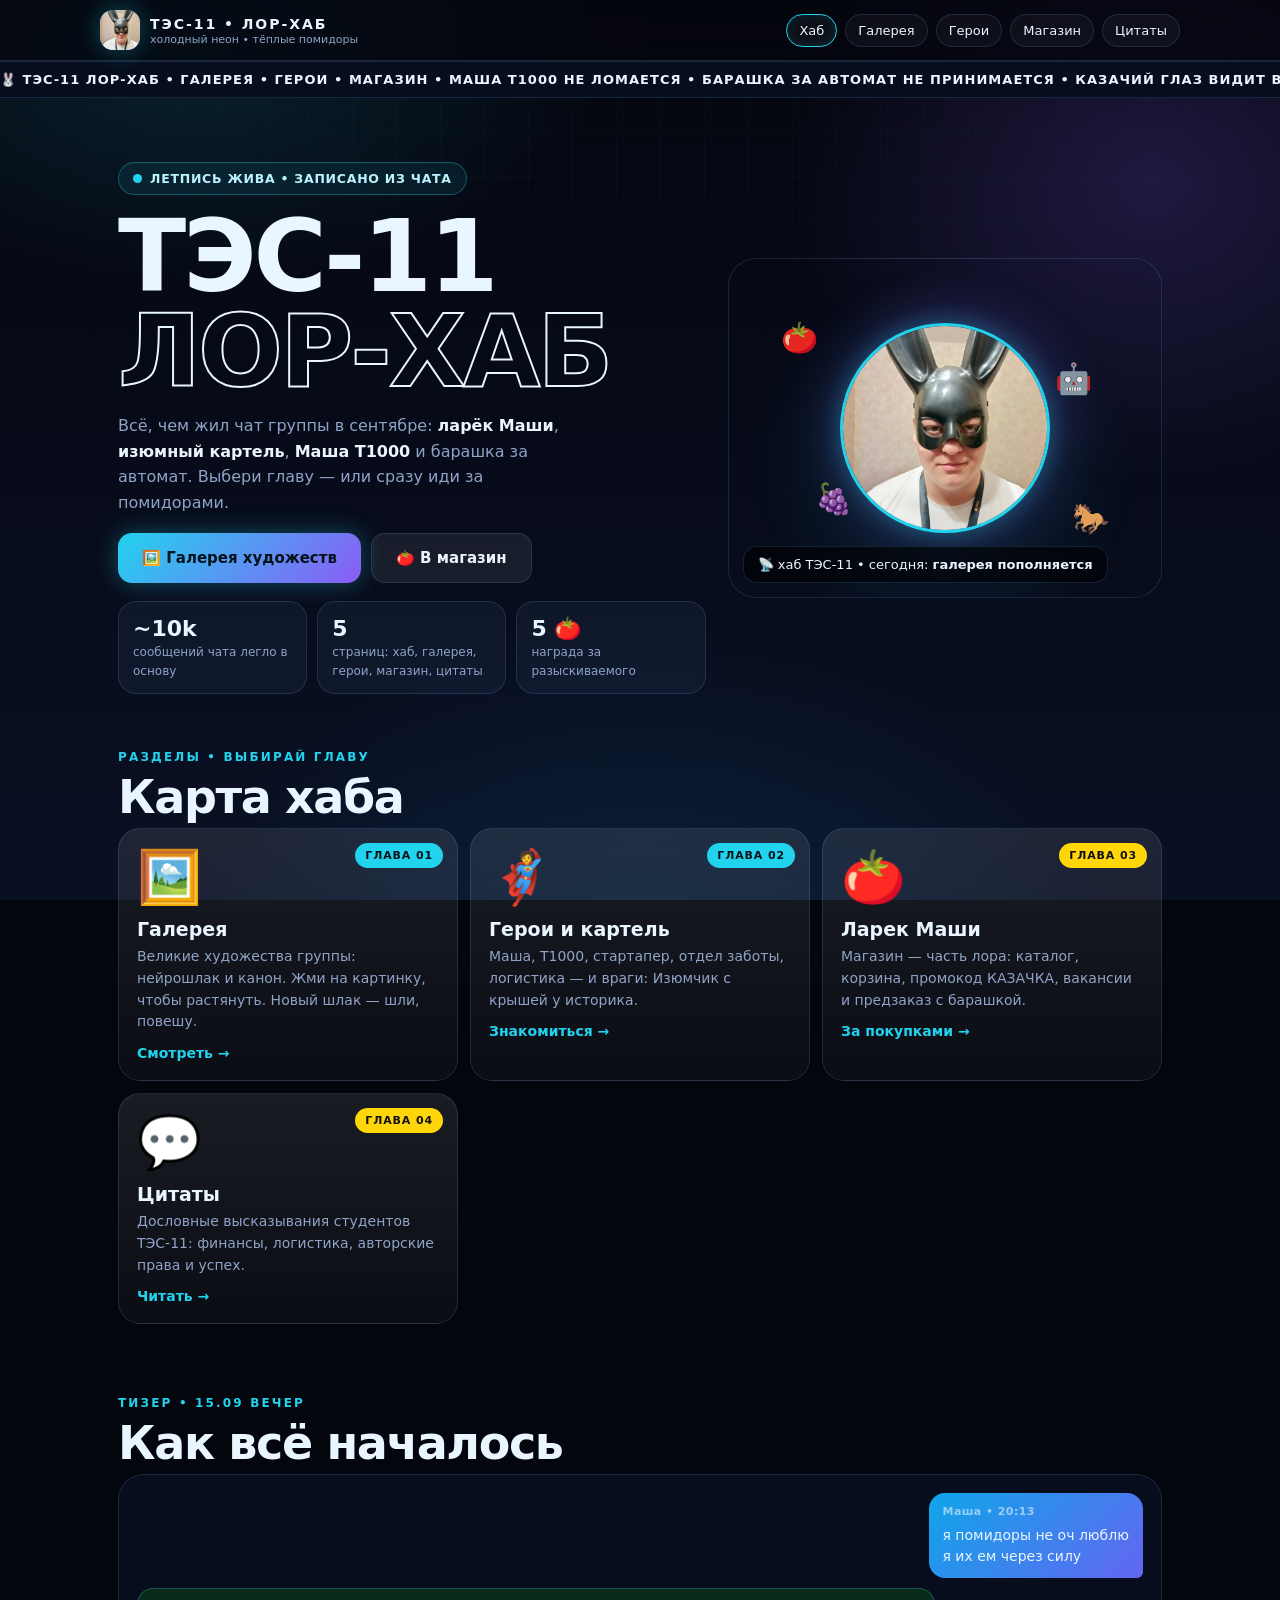
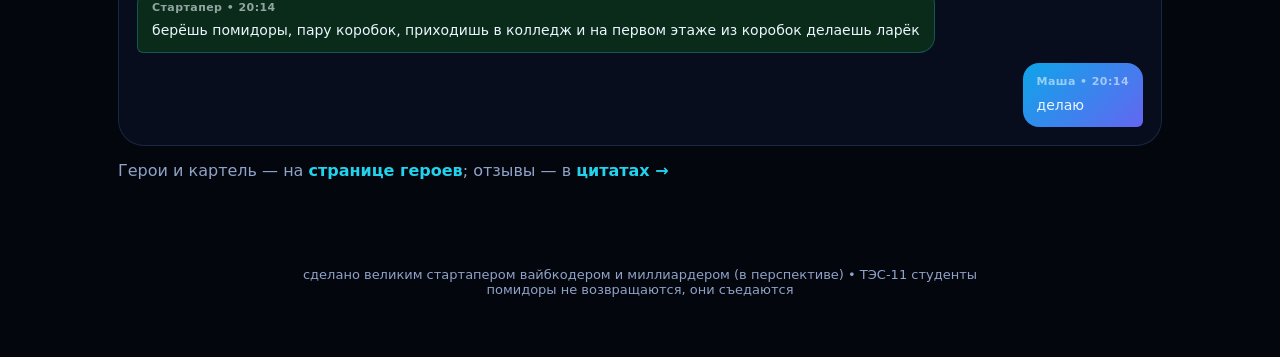
<file: index.html>
<!DOCTYPE html>
<html lang="ru">
<head>
<meta charset="UTF-8">
<meta name="viewport" content="width=device-width, initial-scale=1.0, viewport-fit=cover">
<title>ТЭС-11 • ЛОР-ХАБ — холодный неон, тёплые помидоры</title>
<meta name="description" content="Лор-хаб чата ТЭС-11: галерея, герои и ларек Маши.">
<meta property="og:title" content="ТЭС-11 • ЛОР-ХАБ">
<meta property="og:description" content="Галерея, герои, изюмный картель и магазин помидоров.">
<meta property="og:image" content="img/rozysk-v2.jpg">
<link rel="stylesheet" href="styles.css">
</head>
<body>
<div class="grid-bg"></div>

<nav><div class="wrap nav-in">
  <div class="logo"><img src="img/group.jpg" alt="Аватарка группы ТЭС-11" width="40" height="40" style="width:100%;height:100%"></div>
  <div class="brand"><b>ТЭС-11 • ЛОР-ХАБ</b><span>холодный неон • тёплые помидоры</span></div>
  <div class="nav-links">
    <a href="index.html" class="cur">Хаб</a>
    <a href="gallery.html">Галерея</a>
    <a href="heroes.html">Герои</a>
    <a href="shop.html">Магазин</a>
    <a href="quotes.html">Цитаты</a>
  </div>
</div></nav>

<div class="marquee"><div>🐰 ТЭС-11 ЛОР-ХАБ • ГАЛЕРЕЯ • ГЕРОИ • МАГАЗИН • МАША Т1000 НЕ ЛОМАЕТСЯ • БАРАШКА ЗА АВТОМАТ НЕ ПРИНИМАЕТСЯ • КАЗАЧИЙ ГЛАЗ ВИДИТ ВСЁ •&nbsp;🐰 ТЭС-11 ЛОР-ХАБ • ГАЛЕРЕЯ • ГЕРОИ • МАГАЗИН • МАША Т1000 НЕ ЛОМАЕТСЯ • БАРАШКА ЗА АВТОМАТ НЕ ПРИНИМАЕТСЯ • КАЗАЧИЙ ГЛАЗ ВИДИТ ВСЁ •&nbsp;</div></div>

<div class="wrap">
<header class="hero">
  <div>
    <span class="badge"><span class="pulse"></span><span>ЛЕТПИСЬ ЖИВА • ЗАПИСАНО ИЗ ЧАТА</span></span>
    <h1>ТЭС-11<br><span class="stroke">ЛОР-ХАБ</span></h1>
    <p class="sub">Всё, чем жил чат группы в сентябре: <b>ларёк Маши</b>, <b>изюмный картель</b>, <b>Маша Т1000</b> и барашка за автомат. Выбери главу — или сразу иди за помидорами.</p>
    <div class="cta-row">
      <a class="btn btn-neon" href="gallery.html">🖼️ Галерея художеств</a>
      <a class="btn btn-ghost" href="shop.html">🍅 В магазин</a>
    </div>
    <div class="stats">
      <div class="stat"><b>~10k</b><span>сообщений чата легло в основу</span></div>
      <div class="stat"><b>5</b><span>страниц: хаб, галерея, герои, магазин, цитаты</span></div>
      <div class="stat"><b>5 🍅</b><span>награда за разыскиваемого</span></div>
    </div>
  </div>
  <div class="hub-stage">
    <img class="hub-photo" src="img/group.jpg" alt="Аватарка группы ТЭС-11 — маска зайца" width="210" height="210" style="width:min(58vw,210px);height:min(58vw,210px)">
    <span class="float" style="left:12%;top:18%">🍅</span>
    <span class="float" style="right:16%;top:30%;animation-delay:1s">🤖</span>
    <span class="float" style="left:20%;bottom:24%;animation-delay:2s">🍇</span>
    <span class="float" style="right:12%;bottom:18%;animation-delay:.5s">🐎</span>
    <div class="larek">📡 хаб ТЭС-11 • сегодня: <b>галерея пополняется</b></div>
  </div>
</header>

<section>
  <div class="kicker">РАЗДЕЛЫ • ВЫБИРАЙ ГЛАВУ</div>
  <h2>Карта хаба</h2>
  <div class="grid">
    <div class="card reveal on"><div class="em">🖼️</div><span class="tag hot">ГЛАВА 01</span><h3>Галерея</h3><p>Великие художества группы: нейрошлак и канон. Жми на картинку, чтобы растянуть. Новый шлак — шли, повешу.</p><a class="go" href="gallery.html">Смотреть →</a></div>
    <div class="card reveal on"><div class="em">🦸</div><span class="tag hot">ГЛАВА 02</span><h3>Герои и картель</h3><p>Маша, Т1000, стартапер, отдел заботы, логистика — и враги: Изюмчик с крышей у историка.</p><a class="go" href="heroes.html">Знакомиться →</a></div>
    <div class="card reveal on"><div class="em">🍅</div><span class="tag">ГЛАВА 03</span><h3>Ларек Маши</h3><p>Магазин — часть лора: каталог, корзина, промокод КАЗАЧКА, вакансии и предзаказ с барашкой.</p><a class="go" href="shop.html">За покупками →</a></div>
    <div class="card reveal on"><div class="em">💬</div><span class="tag">ГЛАВА 04</span><h3>Цитаты</h3><p>Дословные высказывания студентов ТЭС-11: финансы, логистика, авторские права и успех.</p><a class="go" href="quotes.html">Читать →</a></div>
  </div>
</section>

<section>
  <div class="kicker">ТИЗЕР • 15.09 ВЕЧЕР</div>
  <h2>Как всё началось</h2>
  <div class="chat reveal">
    <div class="msg m-right"><small>Маша • 20:13</small>я помидоры не оч люблю<br>я их ем через силу</div>
    <div class="msg m-green"><small>Стартапер • 20:14</small>берёшь помидоры, пару коробок, приходишь в колледж и на первом этаже из коробок делаешь ларёк</div>
    <div class="msg m-right"><small>Маша • 20:14</small>делаю</div>
  </div>
  <p class="lead" style="margin-top:12px">Герои и картель — на <a class="go" href="heroes.html" style="color:var(--acc);font-weight:800;text-decoration:none">странице героев</a>; отзывы — в <a class="go" href="quotes.html" style="color:var(--acc);font-weight:800;text-decoration:none">цитатах →</a></p>
</section>

<footer>сделано великим стартапером вайбкодером и миллиардером (в перспективе) • ТЭС-11 студенты<br>помидоры не возвращаются, они съедаются</footer>
</div>

<script>
const io=new IntersectionObserver(es=>es.forEach(e=>e.isIntersecting&&e.target.classList.add("on")),{threshold:.1});
document.querySelectorAll(".reveal").forEach(el=>io.observe(el));
</script>
</body>
</html>
</file>
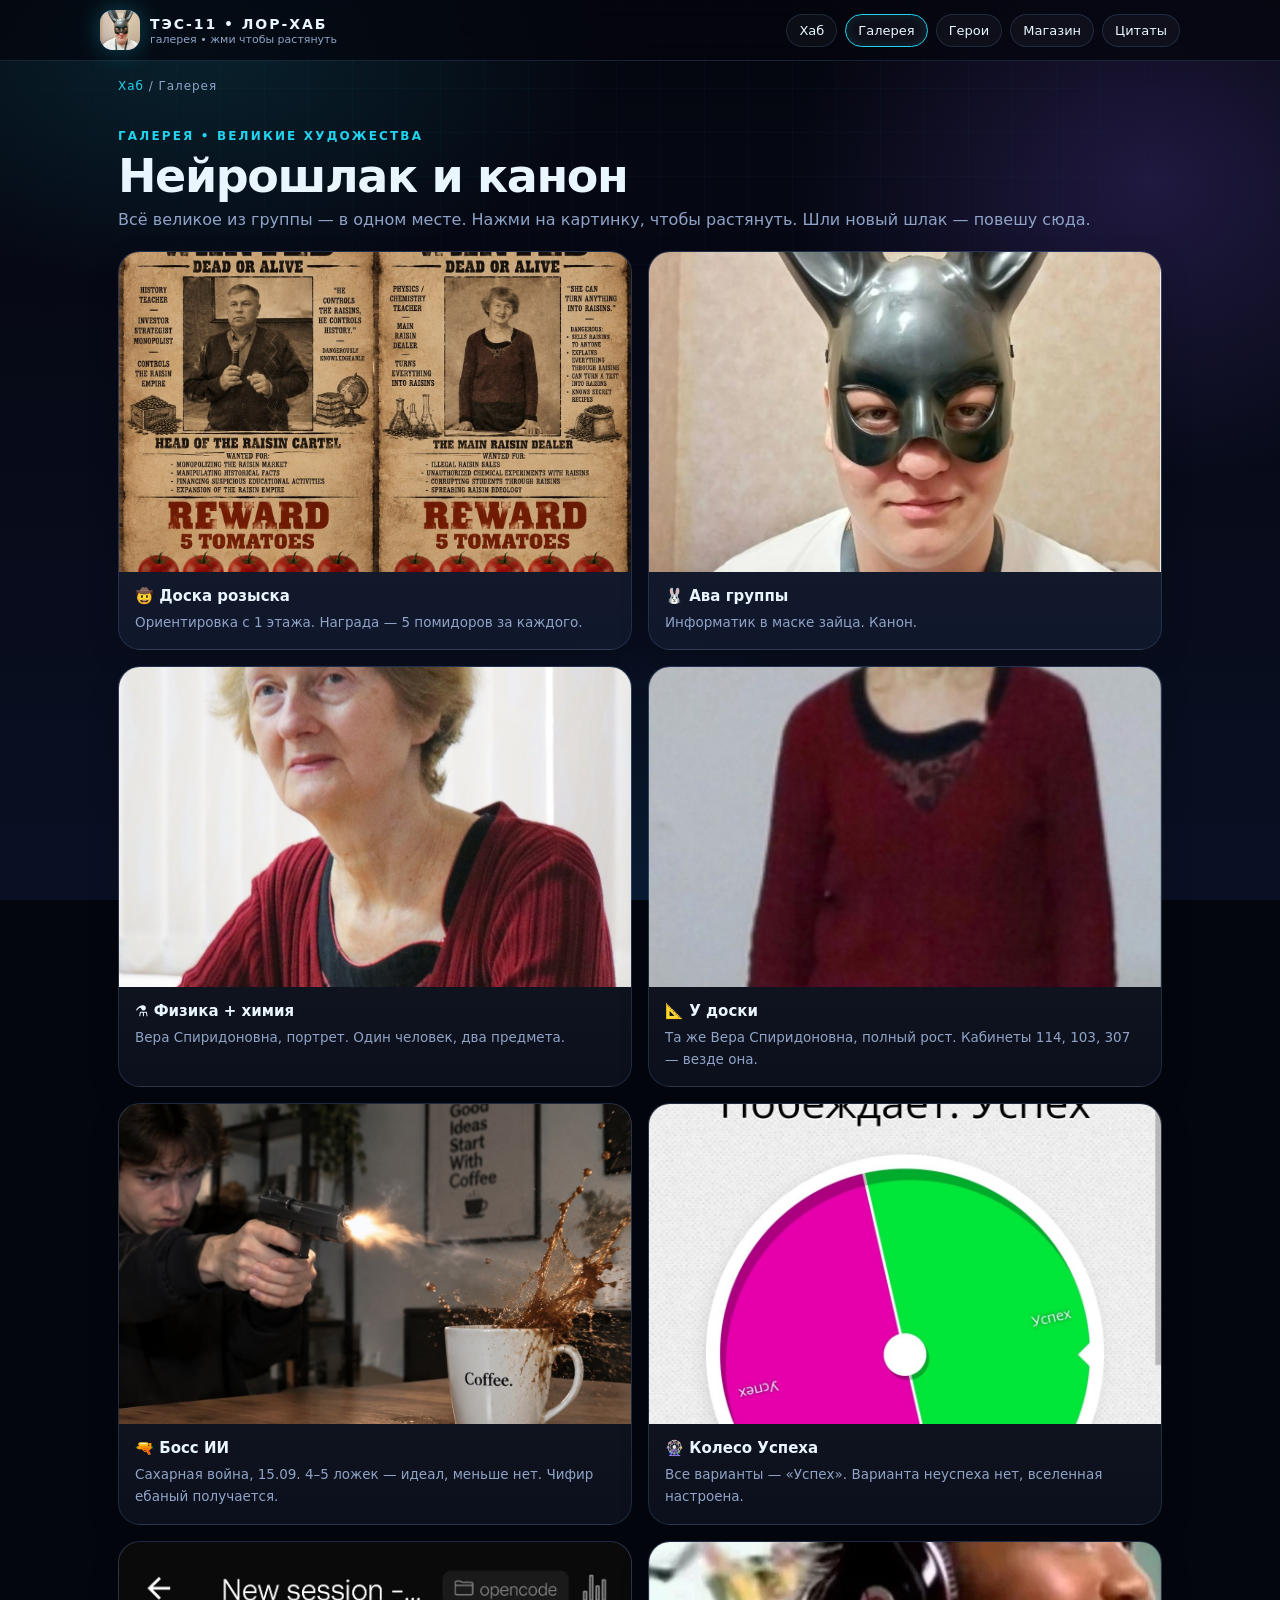
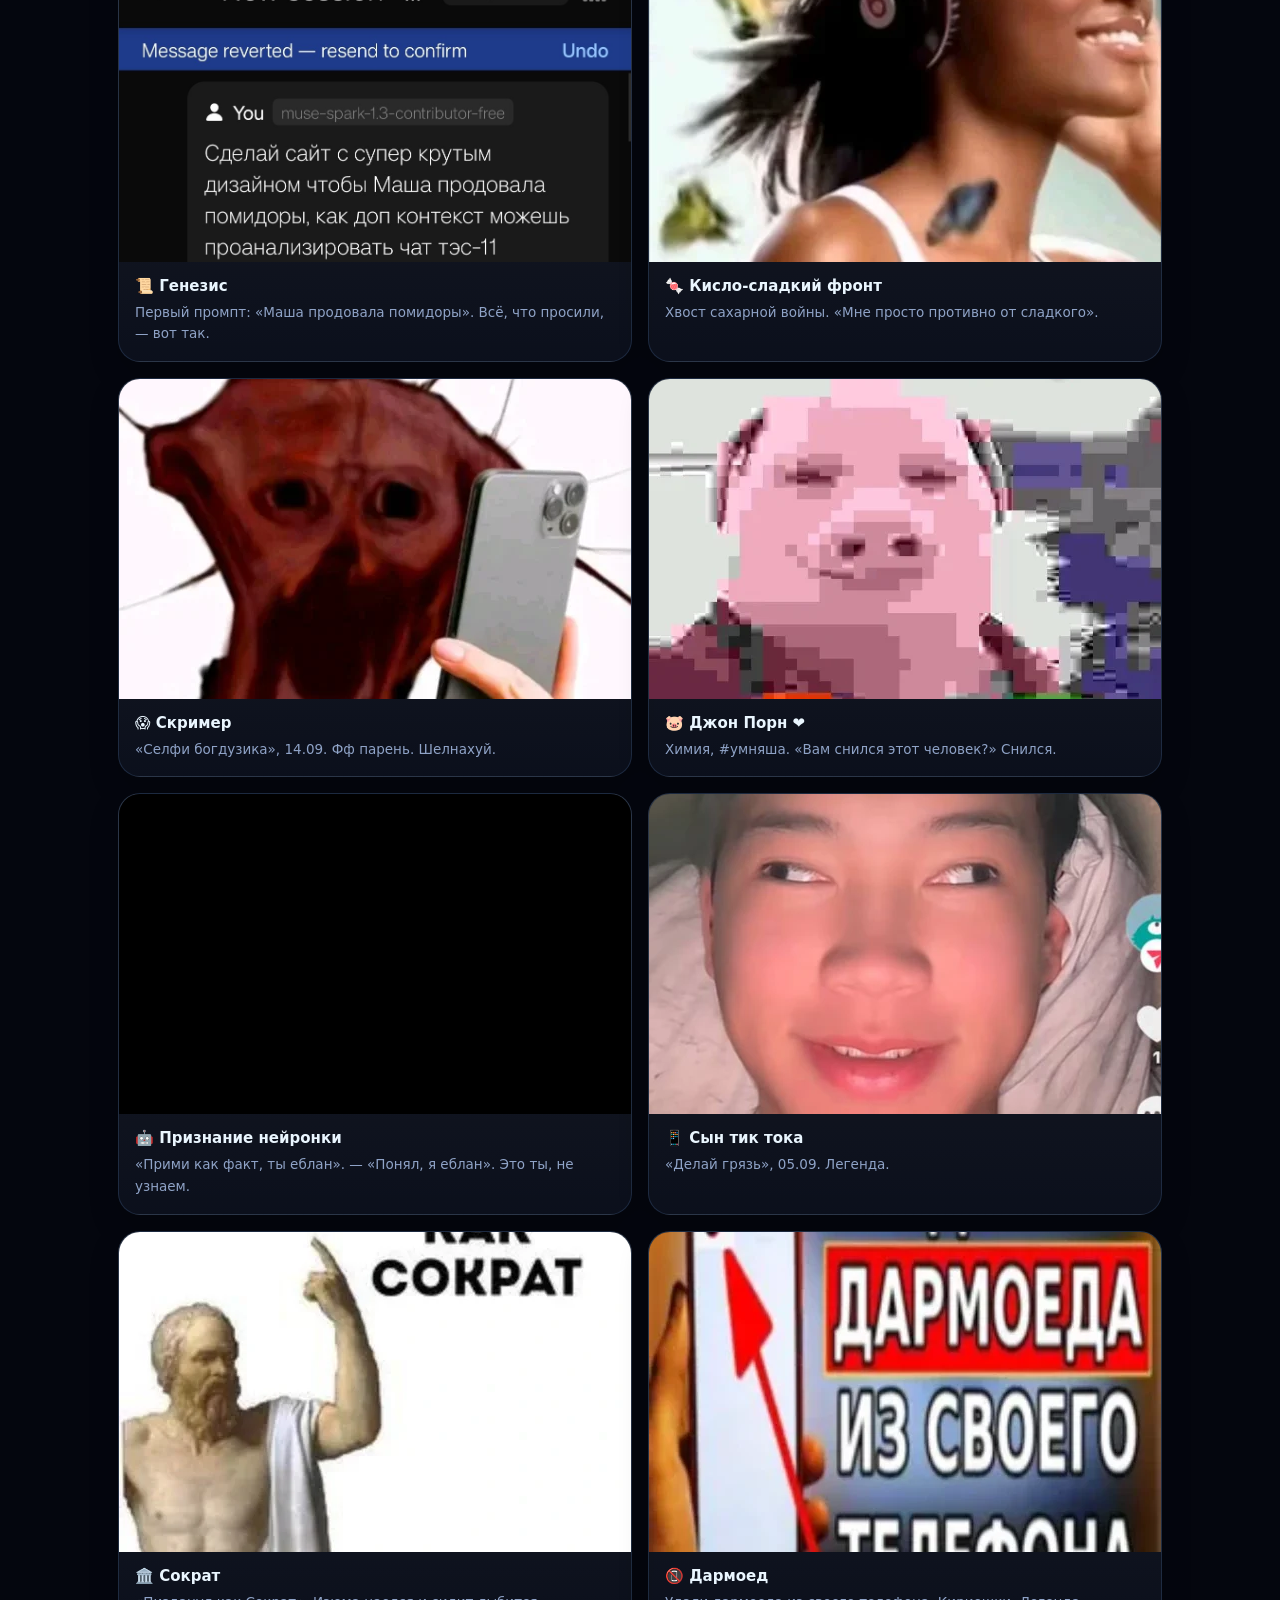
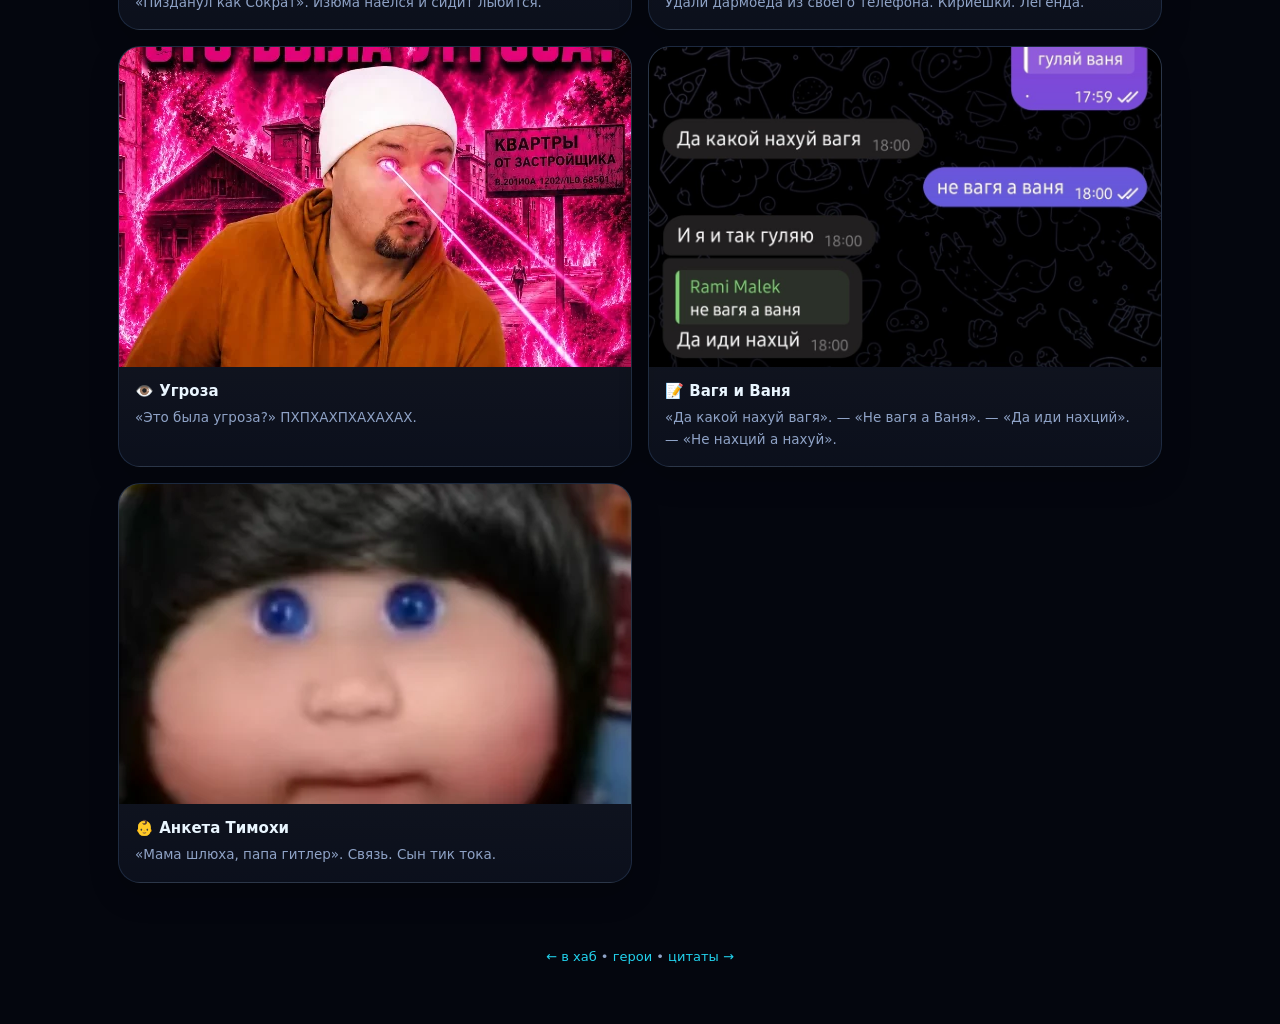
<file: gallery.html>
<!DOCTYPE html>
<html lang="ru">
<head>
<meta charset="UTF-8">
<meta name="viewport" content="width=device-width, initial-scale=1.0, viewport-fit=cover">
<title>Галерея великих художеств • ТЭС-11 ЛОР-ХАБ</title>
<meta name="description" content="Нейрошлак и канон группы ТЭС-11: розыск, преподы, артефакты. Нажми чтобы растянуть.">
<link rel="stylesheet" href="styles.css?v=3">
</head>
<body>
<div class="grid-bg"></div>

<nav><div class="wrap nav-in">
  <div class="logo"><img src="img/group.jpg" alt="Аватарка группы ТЭС-11" width="40" height="40" style="width:100%;height:100%"></div>
  <div class="brand"><b>ТЭС-11 • ЛОР-ХАБ</b><span>галерея • жми чтобы растянуть</span></div>
  <div class="nav-links">
    <a href="index.html">Хаб</a>
    <a href="gallery.html" class="cur">Галерея</a>
    <a href="heroes.html">Герои</a>
    <a href="shop.html">Магазин</a>
    <a href="quotes.html">Цитаты</a>
  </div>
</div></nav>

<div class="wrap">
<p class="crumbs"><a href="index.html">Хаб</a> / Галерея</p>
<section>
  <div class="kicker">ГАЛЕРЕЯ • ВЕЛИКИЕ ХУДОЖЕСТВА</div>
  <h2>Нейрошлак и канон</h2>
  <p class="lead">Всё великое из группы — в одном месте. Нажми на картинку, чтобы растянуть. Шли новый шлак — повешу сюда.</p>
  <div class="gal">
    <figure class="reveal on"><img data-lb data-lb-group="gal" data-lb-cap="Доска розыска — награда 5 помидоров" src="img/rozysk-v2.jpg" alt="Доска розыска WANTED" width="1402" height="1122" loading="lazy"><figcaption><b>🤠 Доска розыска</b>Ориентировка с 1 этажа. Награда — 5 помидоров за каждого.</figcaption></figure>
    <figure class="reveal on"><img data-lb data-lb-group="gal" data-lb-cap="Ава группы — информатик в маске" src="img/group.jpg" alt="Аватарка группы — маска зайца" width="640" height="640" loading="lazy"><figcaption><b>🐰 Ава группы</b>Информатик в маске зайца. Канон.</figcaption></figure>
    <figure class="reveal on"><img data-lb data-lb-group="gal" data-lb-cap="Физика и химия — портрет" src="img/fizhim-1.jpg" alt="Учитель физики и химии, портрет" width="966" height="1677" loading="lazy"><figcaption><b>⚗️ Физика + химия</b>Вера Спиридоновна, портрет. Один человек, два предмета.</figcaption></figure>
    <figure class="reveal on"><img data-lb data-lb-group="gal" data-lb-cap="Физика и химия — у доски" src="img/fizhim-2.jpg" alt="Учитель физики и химии у доски" width="1172" height="2560" loading="lazy"><figcaption><b>📐 У доски</b>Та же Вера Спиридоновна, полный рост. Кабинеты 114, 103, 307 — везде она.</figcaption></figure>
    <figure class="reveal on"><img data-lb data-lb-group="gal" data-lb-cap="Босс ИИ решает сахарный вопрос" src="img/boss-coffee.jpg" alt="Расстрел чашки кофе" width="1312" height="1199" loading="lazy"><figcaption><b>🔫 Босс ИИ</b>Сахарная война, 15.09. 4–5 ложек — идеал, меньше нет. Чифир ебаный получается.</figcaption></figure>
    <figure class="reveal on"><img data-lb data-lb-group="gal" data-lb-cap="Вселенная настроена: побеждает Успех" src="img/koleso-uspeh.jpg" alt="Колесо: побеждает Успех" width="1080" height="2378" loading="lazy"><figcaption><b>🎡 Колесо Успеха</b>Все варианты — «Успех». Варианта неуспеха нет, вселенная настроена.</figcaption></figure>
    <figure class="reveal on"><img data-lb data-lb-group="gal" data-lb-cap="Свидетельство о рождении сайта" src="img/genesis.jpg" alt="Первый промпт про Машу и помидоры" width="1079" height="884" loading="lazy"><figcaption><b>📜 Генезис</b>Первый промпт: «Маша продовала помидоры». Всё, что просили, — вот так.</figcaption></figure>
    <figure class="reveal on"><img data-lb data-lb-group="gal" data-lb-cap="Лицо кисло-сладкого фронта" src="img/sugar-meme.webp" alt="Мем сахарной войны" width="512" height="512" loading="lazy"><figcaption><b>🍬 Кисло-сладкий фронт</b>Хвост сахарной войны. «Мне просто противно от сладкого».</figcaption></figure>
    <figure class="reveal on"><img data-lb data-lb-group="gal" data-lb-cap="Селфи богдузика" src="img/skrimer.webp" alt="Скример-селфи" width="512" height="512" loading="lazy"><figcaption><b>😱 Скример</b>«Селфи богдузика», 14.09. Фф парень. Шелнахуй.</figcaption></figure>
    <figure class="reveal on"><img data-lb data-lb-group="gal" data-lb-cap="Джон Порн с любовью" src="img/john-porn.webp" alt="Джон Порн мем" width="512" height="512" loading="lazy"><figcaption><b>🐷 Джон Порн ❤️</b>Химия, #умняша. «Вам снился этот человек?» Снился.</figcaption></figure>
    <figure class="reveal on"><img data-lb data-lb-group="gal" data-lb-cap="Нейронка призналась" src="img/neiro-priznanie.jpg" alt="Переписка с ChatGPT" width="617" height="1280" loading="lazy"><figcaption><b>🤖 Признание нейронки</b>«Прими как факт, ты еблан». — «Понял, я еблан». Это ты, не узнаем.</figcaption></figure>
    <figure class="reveal on"><img data-lb data-lb-group="gal" data-lb-cap="Сын тик тока" src="img/syn-tiktoka.webp" alt="Сын тик тока" width="512" height="512" loading="lazy"><figcaption><b>📱 Сын тик тока</b>«Делай грязь», 05.09. Легенда.</figcaption></figure>
    <figure class="reveal on"><img data-lb data-lb-group="gal" data-lb-cap="Пизданул как Сократ" src="img/socrat.webp" alt="Сократ мем" width="512" height="512" loading="lazy"><figcaption><b>🏛️ Сократ</b>«Пизданул как Сократ». Изюма наелся и сидит лыбится.</figcaption></figure>
    <figure class="reveal on"><img data-lb data-lb-group="gal" data-lb-cap="Удали дармоеда" src="img/darmoed.webp" alt="Удали дармоеда мем" width="512" height="512" loading="lazy"><figcaption><b>📵 Дармоед</b>Удали дармоеда из своего телефона. Кириешки. Легенда.</figcaption></figure>
    <figure class="reveal on"><img data-lb data-lb-group="gal" data-lb-cap="Это была угроза?" src="img/ugroza.webp" alt="Лазерные глаза мем" width="512" height="512" loading="lazy"><figcaption><b>👁️ Угроза</b>«Это была угроза?» ПХПХАХПХАХАХАХ.</figcaption></figure>
    <figure class="reveal on"><img data-lb data-lb-group="gal" data-lb-cap="Не вагя а Ваня" src="img/ne-vagya.jpg" alt="Переписка про Вагю и Ваню" width="1080" height="853" loading="lazy"><figcaption><b>📝 Вагя и Ваня</b>«Да какой нахуй вагя». — «Не вагя а Ваня». — «Да иди нахций». — «Не нахций а нахуй».</figcaption></figure>
    <figure class="reveal on"><img data-lb data-lb-group="gal" data-lb-cap="Анкета Тимохи" src="img/anketa.webp" alt="Анкета Тимохи" width="512" height="512" loading="lazy"><figcaption><b>👶 Анкета Тимохи</b>«Мама шлюха, папа гитлер». Связь. Сын тик тока.</figcaption></figure>
  </div>
</section>

<footer><a href="index.html" style="color:var(--acc);text-decoration:none">← в хаб</a> • <a href="heroes.html" style="color:var(--acc);text-decoration:none">герои</a> • <a href="quotes.html" style="color:var(--acc);text-decoration:none">цитаты →</a></footer>
</div>

<script src="lightbox.js?v=3"></script>
<script>
const io=new IntersectionObserver(es=>es.forEach(e=>e.isIntersecting&&e.target.classList.add("on")),{threshold:.1});
document.querySelectorAll(".reveal").forEach(el=>io.observe(el));
</script>
</body>
</html>
</file>
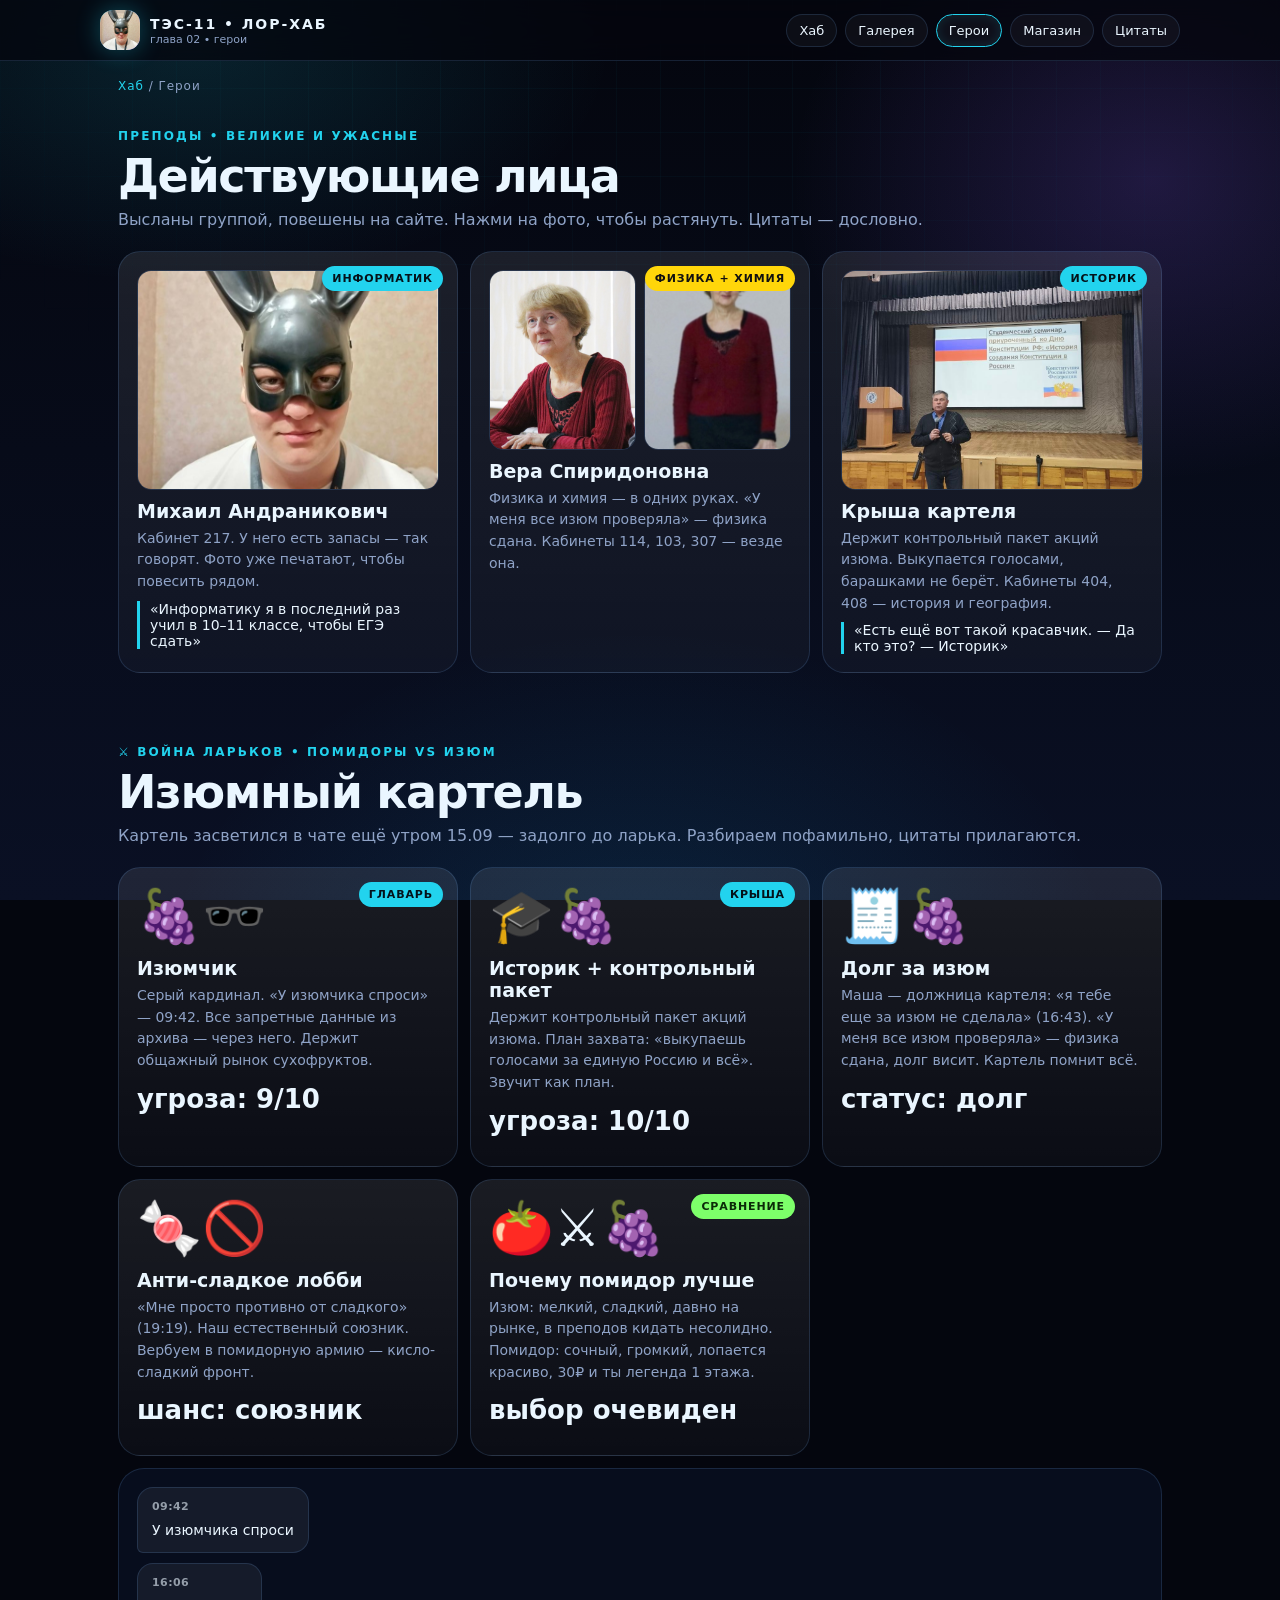
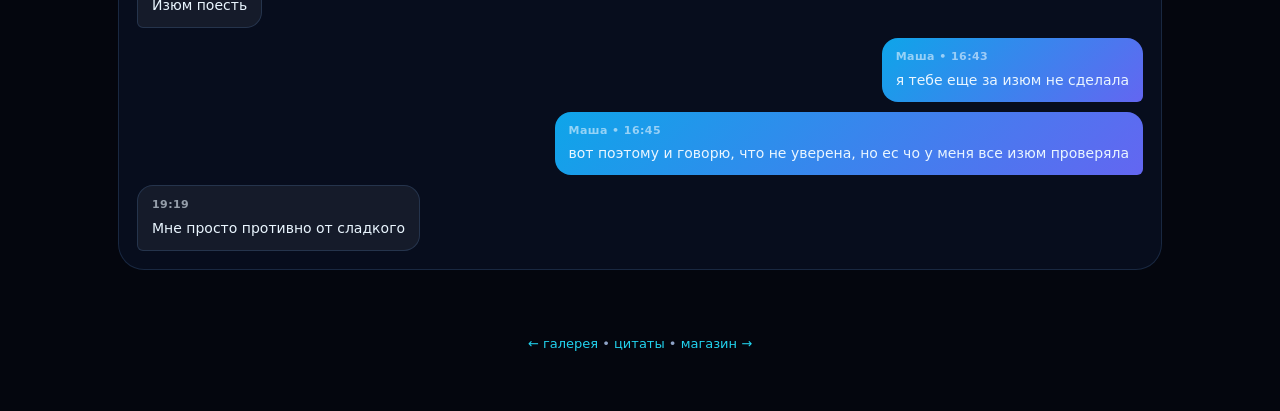
<file: heroes.html>
<!DOCTYPE html>
<html lang="ru">
<head>
<meta charset="UTF-8">
<meta name="viewport" content="width=device-width, initial-scale=1.0, viewport-fit=cover">
<title>Герои и картель • ТЭС-11 ЛОР-ХАБ</title>
<meta name="description" content="Герои чата ТЭС-11 и изюмный картель: Маша, Т1000, стартапер, Изюмчик, историк.">
<link rel="stylesheet" href="styles.css?v=3">
</head>
<body>
<div class="grid-bg"></div>

<nav><div class="wrap nav-in">
  <div class="logo"><img src="img/group.jpg" alt="Аватарка группы ТЭС-11" width="40" height="40" style="width:100%;height:100%"></div>
  <div class="brand"><b>ТЭС-11 • ЛОР-ХАБ</b><span>глава 02 • герои</span></div>
  <div class="nav-links">
    <a href="index.html">Хаб</a>
    <a href="gallery.html">Галерея</a>
    <a href="heroes.html" class="cur">Герои</a>
    <a href="shop.html">Магазин</a>
    <a href="quotes.html">Цитаты</a>
  </div>
</div></nav>

<div class="wrap">
<p class="crumbs"><a href="index.html">Хаб</a> / Герои</p>
<section>
  <div class="kicker">ПРЕПОДЫ • ВЕЛИКИЕ И УЖАСНЫЕ</div>
  <h2>Действующие лица</h2>
  <p class="lead">Высланы группой, повешены на сайте. Нажми на фото, чтобы растянуть. Цитаты — дословно.</p>
  <div class="grid">
    <div class="card reveal on"><img class="ph" data-lb data-lb-group="prep" data-lb-cap="Михаил Андраникович — информатик" src="img/group.jpg" alt="Информатик в маске зайца" width="640" height="640" loading="lazy"><span class="tag hot">ИНФОРМАТИК</span><h3>Михаил Андраникович</h3><p>Кабинет 217. У него есть запасы — так говорят. Фото уже печатают, чтобы повесить рядом.</p><q style="display:block;color:var(--txt);font-size:14px;border-left:3px solid var(--acc);padding-left:10px;margin-top:8px">Информатику я в последний раз учил в 10–11 классе, чтобы ЕГЭ сдать</q></div>
    <div class="card reveal on"><div class="ph-row"><img data-lb data-lb-group="prep" data-lb-cap="Вера Спиридоновна — портрет" src="img/fizhim-1.jpg" alt="Учитель физики и химии, портрет" width="966" height="1677" loading="lazy"><img data-lb data-lb-group="prep" data-lb-cap="Вера Спиридоновна — у доски" src="img/fizhim-2.jpg" alt="Учитель физики и химии у доски" width="1172" height="2560" loading="lazy"></div><span class="tag">ФИЗИКА + ХИМИЯ</span><h3>Вера Спиридоновна</h3><p>Физика и химия — в одних руках. «У меня все изюм проверяла» — физика сдана. Кабинеты 114, 103, 307 — везде она.</p></div>
    <div class="card reveal on"><img class="ph" data-lb data-lb-group="prep" data-lb-cap="Историк — вот такой красавчик" src="img/istorik.jpg" alt="Историк с микрофоном на семинаре" width="960" height="1280" loading="lazy"><span class="tag hot">ИСТОРИК</span><h3>Крыша картеля</h3><p>Держит контрольный пакет акций изюма. Выкупается голосами, барашками не берёт. Кабинеты 404, 408 — история и география.</p><q style="display:block;color:var(--txt);font-size:14px;border-left:3px solid var(--acc);padding-left:10px;margin-top:8px">Есть ещё вот такой красавчик. — Да кто это? — Историк</q></div>
  </div>
</section>

<section>
  <div class="kicker">⚔️ ВОЙНА ЛАРЬКОВ • ПОМИДОРЫ VS ИЗЮМ</div>
  <h2>Изюмный картель</h2>
  <p class="lead">Картель засветился в чате ещё утром 15.09 — задолго до ларька. Разбираем пофамильно, цитаты прилагаются.</p>
  <div class="grid">
    <div class="card reveal on"><div class="em">🍇🕶️</div><span class="tag hot">ГЛАВАРЬ</span><h3>Изюмчик</h3><p>Серый кардинал. «У изюмчика спроси» — 09:42. Все запретные данные из архива — через него. Держит общажный рынок сухофруктов.</p><div class="price"><b>угроза: 9/10</b></div></div>
    <div class="card reveal on"><div class="em">🎓🍇</div><span class="tag hot">КРЫША</span><h3>Историк + контрольный пакет</h3><p>Держит контрольный пакет акций изюма. План захвата: «выкупаешь голосами за единую Россию и всё». Звучит как план.</p><div class="price"><b>угроза: 10/10</b></div></div>
    <div class="card reveal on"><div class="em">🧾🍇</div><h3>Долг за изюм</h3><p>Маша — должница картеля: «я тебе еще за изюм не сделала» (16:43). «У меня все изюм проверяла» — физика сдана, долг висит. Картель помнит всё.</p><div class="price"><b>статус: долг</b></div></div>
    <div class="card reveal on"><div class="em">🍬🚫</div><h3>Анти-сладкое лобби</h3><p>«Мне просто противно от сладкого» (19:19). Наш естественный союзник. Вербуем в помидорную армию — кисло-сладкий фронт.</p><div class="price"><b>шанс: союзник</b></div></div>
    <div class="card reveal on"><div class="em">🍅⚔️🍇</div><span class="tag meme">СРАВНЕНИЕ</span><h3>Почему помидор лучше</h3><p>Изюм: мелкий, сладкий, давно на рынке, в преподов кидать несолидно.<br>Помидор: сочный, громкий, лопается красиво, 30₽ и ты легенда 1 этажа.</p><div class="price"><b>выбор очевиден</b></div></div>
  </div>
  <div class="chat reveal" style="margin-top:12px">
    <div class="msg m-left"><small>09:42</small>У изюмчика спроси</div>
    <div class="msg m-left"><small>16:06</small>Изюм поесть</div>
    <div class="msg m-right"><small>Маша • 16:43</small>я тебе еще за изюм не сделала</div>
    <div class="msg m-right"><small>Маша • 16:45</small>вот поэтому и говорю, что не уверена, но ес чо у меня все изюм проверяла</div>
    <div class="msg m-left"><small>19:19</small>Мне просто противно от сладкого</div>
  </div>
</section>

<footer><a href="gallery.html" style="color:var(--acc);text-decoration:none">← галерея</a> • <a href="quotes.html" style="color:var(--acc);text-decoration:none">цитаты</a> • <a href="shop.html" style="color:var(--acc);text-decoration:none">магазин →</a></footer>
</div>

<script src="lightbox.js?v=3"></script>
<script>
const io=new IntersectionObserver(es=>es.forEach(e=>e.isIntersecting&&e.target.classList.add("on")),{threshold:.1});
document.querySelectorAll(".reveal").forEach(el=>io.observe(el));
</script>
</body>
</html>
</file>
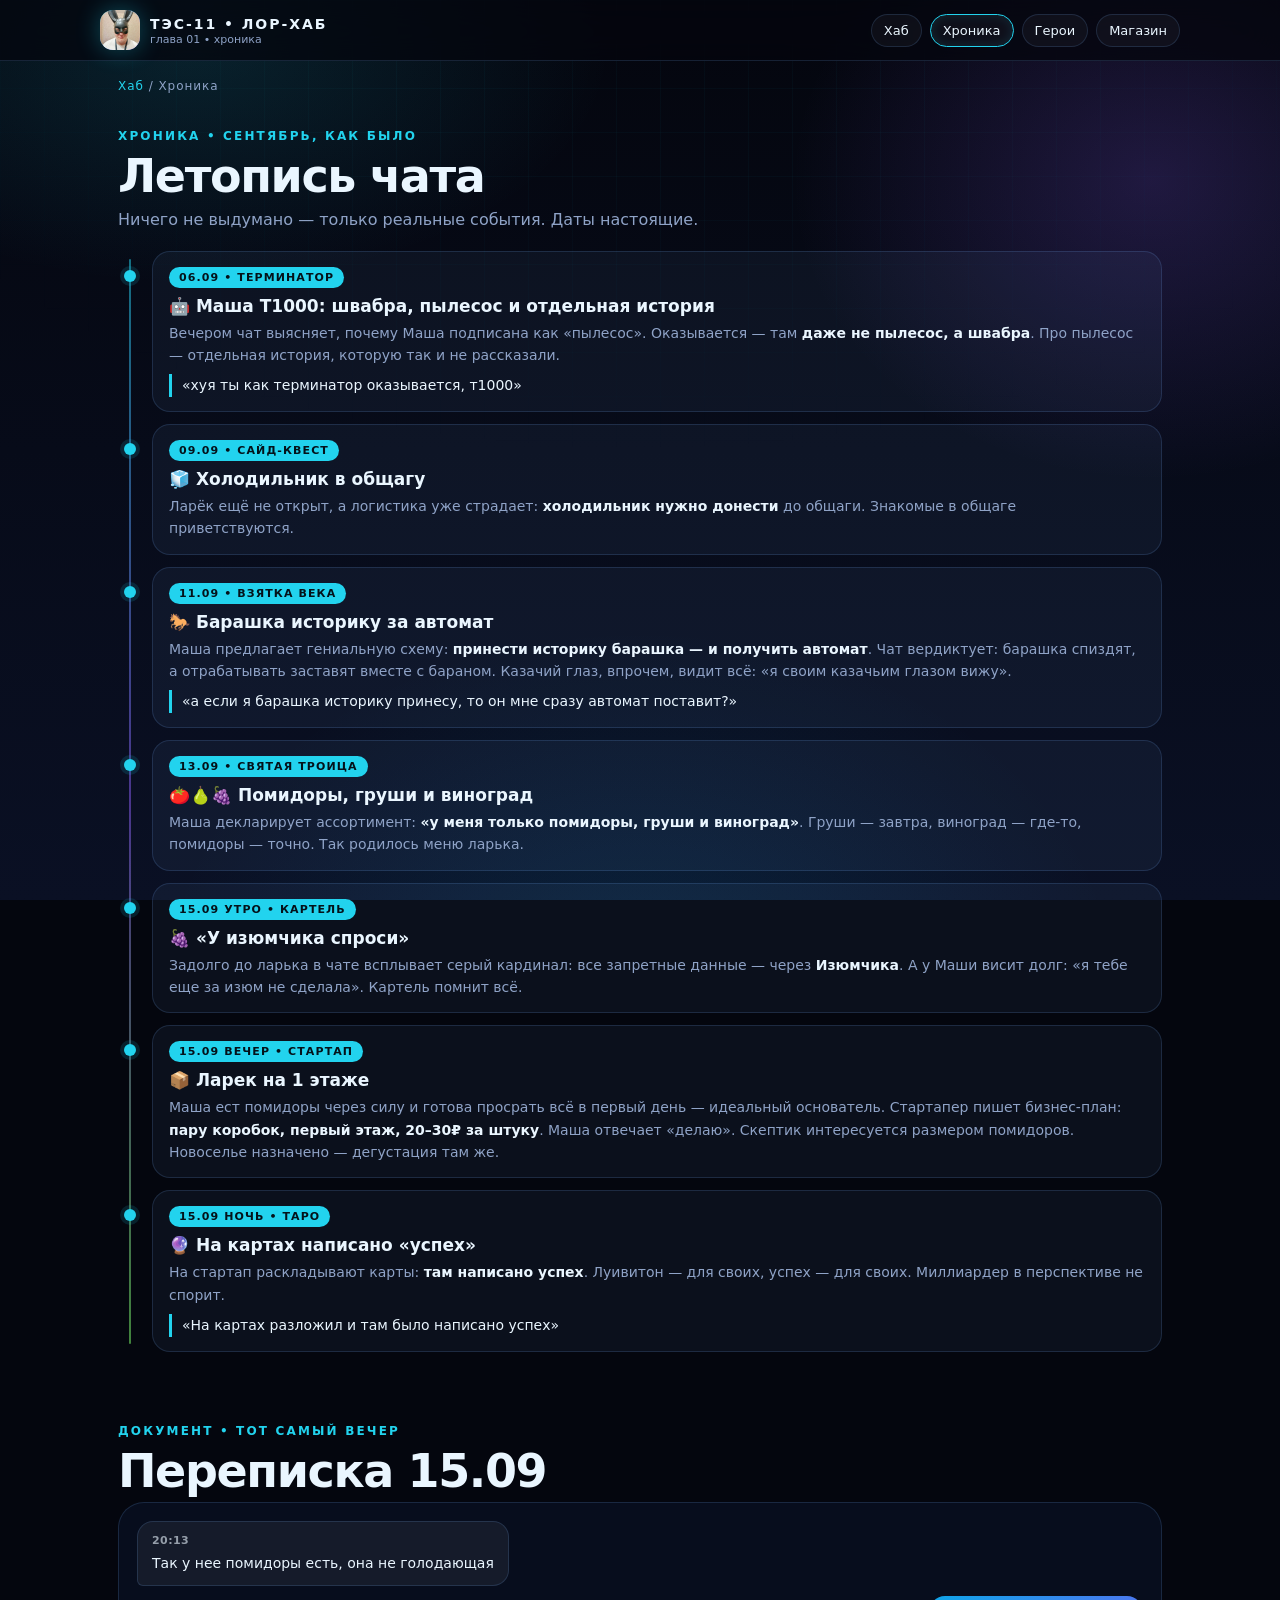
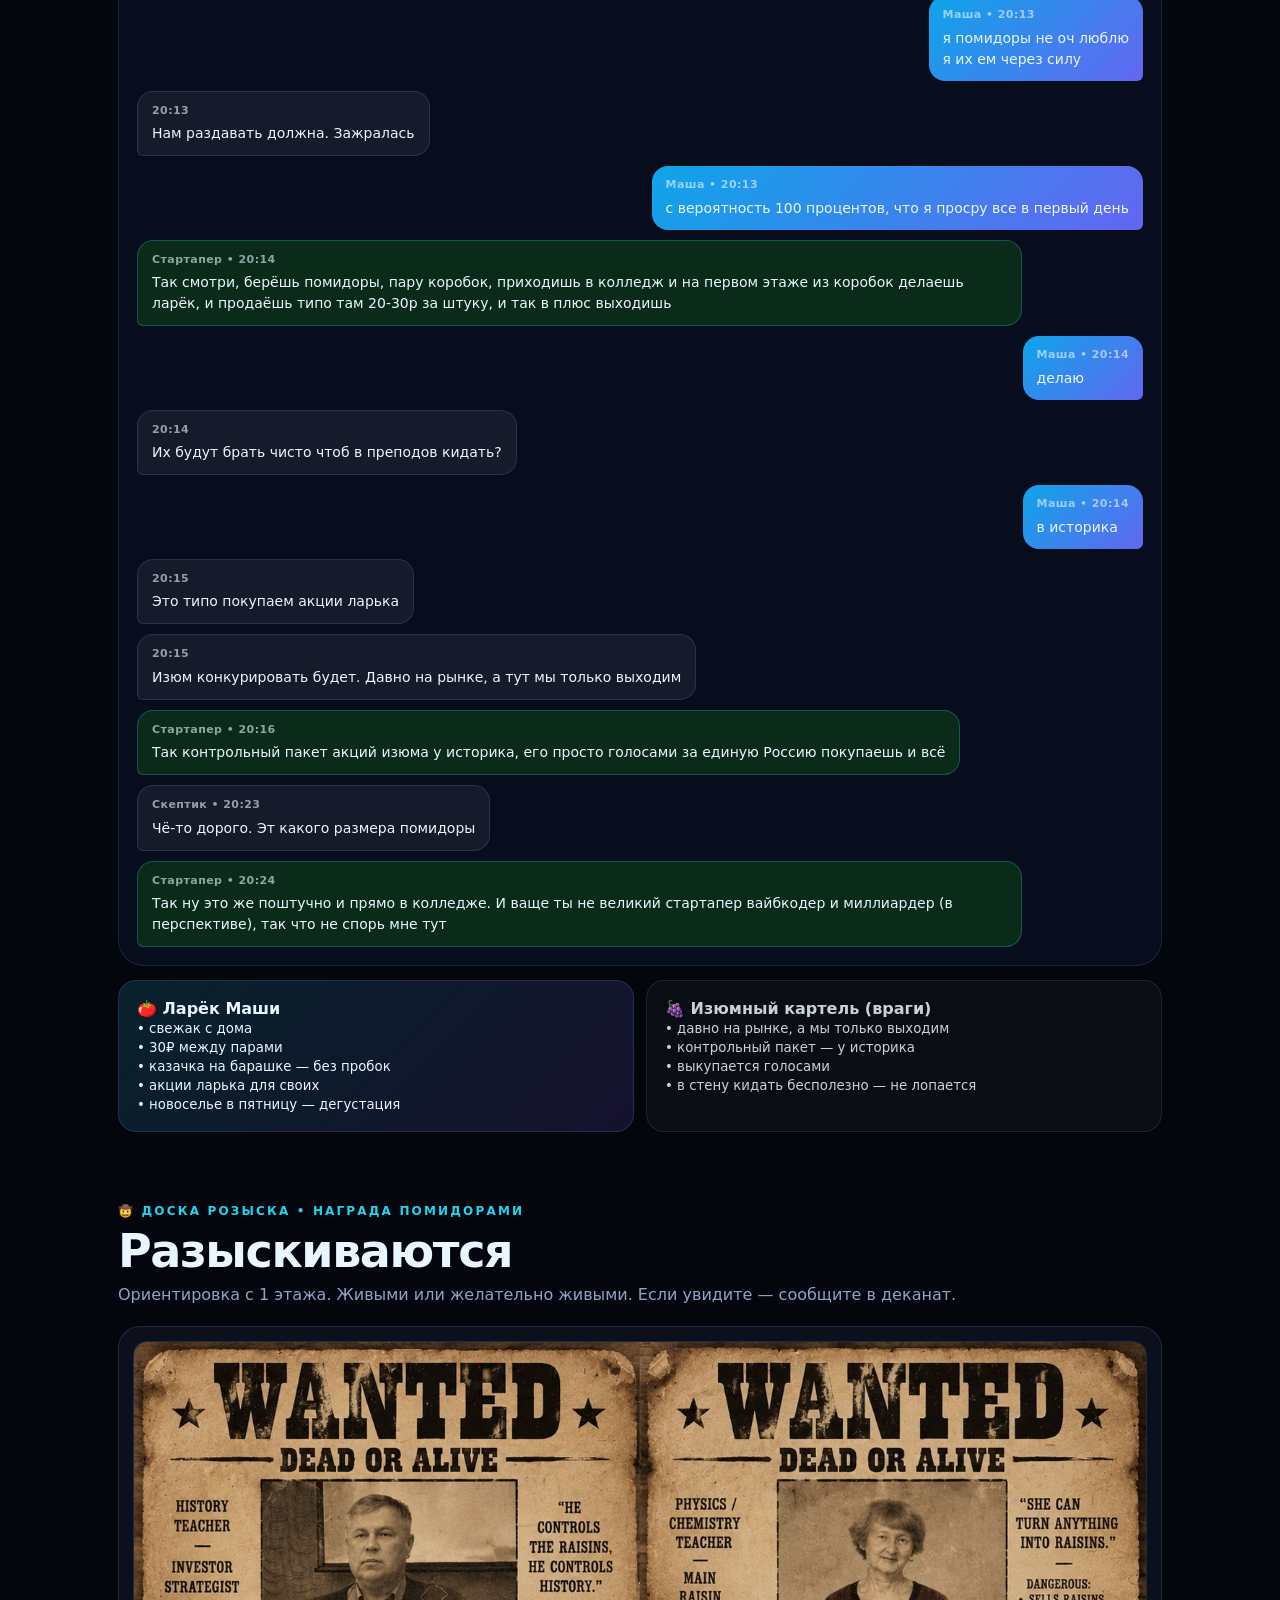
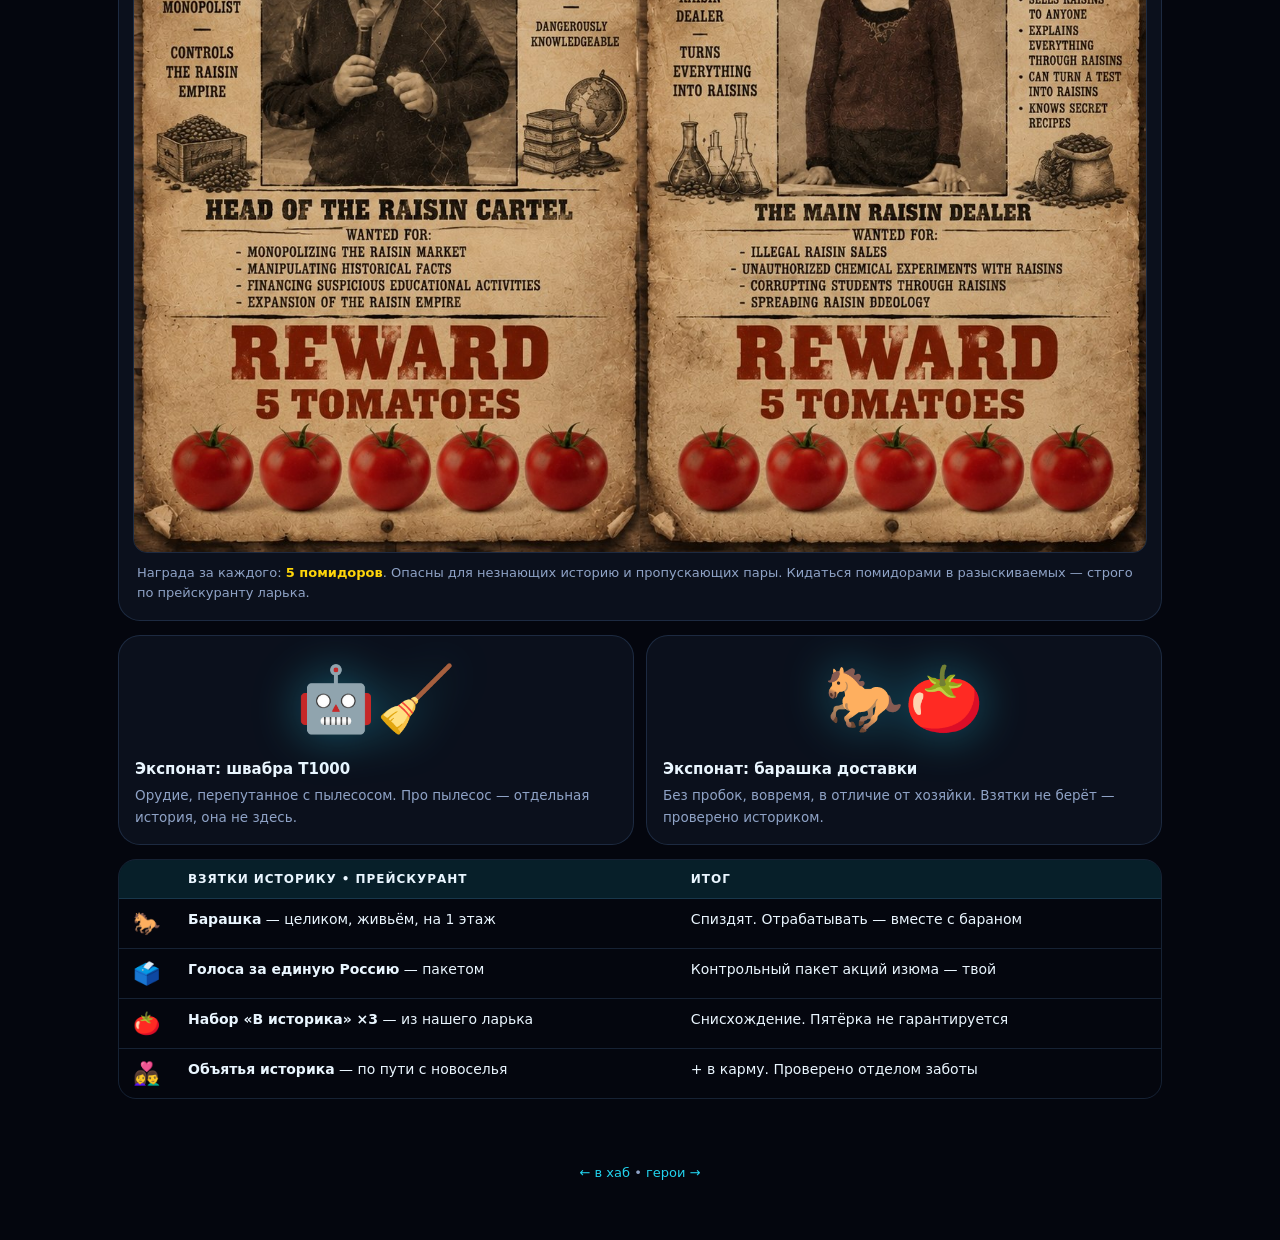
<file: lore.html>
<!DOCTYPE html>
<html lang="ru">
<head>
<meta charset="UTF-8">
<meta name="viewport" content="width=device-width, initial-scale=1.0, viewport-fit=cover">
<title>Хроника • ТЭС-11 ЛОР-ХАБ</title>
<meta name="description" content="Летопись чата ТЭС-11: Т1000, барашка за автомат, святая троица, стартап ларька.">
<link rel="stylesheet" href="styles.css">
</head>
<body>
<div class="grid-bg"></div>

<nav><div class="wrap nav-in">
  <div class="logo"><img src="img/group.jpg" alt="Аватарка группы ТЭС-11" width="40" height="40" style="width:100%;height:100%"></div>
  <div class="brand"><b>ТЭС-11 • ЛОР-ХАБ</b><span>глава 01 • хроника</span></div>
  <div class="nav-links">
    <a href="index.html">Хаб</a>
    <a href="lore.html" class="cur">Хроника</a>
    <a href="heroes.html">Герои</a>
    <a href="shop.html">Магазин</a>
  </div>
</div></nav>

<div class="wrap">
<p class="crumbs"><a href="index.html">Хаб</a> / Хроника</p>
<section>
  <div class="kicker">ХРОНИКА • СЕНТЯБРЬ, КАК БЫЛО</div>
  <h2>Летопись чата</h2>
  <p class="lead">Ничего не выдумано — только реальные события. Даты настоящие.</p>
  <div class="tl">
    <div class="tl-item reveal"><span class="tl-date">06.09 • ТЕРМИНАТОР</span><h3>🤖 Маша Т1000: швабра, пылесос и отдельная история</h3><p>Вечером чат выясняет, почему Маша подписана как «пылесос». Оказывается — там <b>даже не пылесос, а швабра</b>. Про пылесос — отдельная история, которую так и не рассказали.</p><q>хуя ты как терминатор оказывается, т1000</q></div>
    <div class="tl-item reveal"><span class="tl-date">09.09 • САЙД-КВЕСТ</span><h3>🧊 Холодильник в общагу</h3><p>Ларёк ещё не открыт, а логистика уже страдает: <b>холодильник нужно донести</b> до общаги. Знакомые в общаге приветствуются.</p></div>
    <div class="tl-item reveal"><span class="tl-date">11.09 • ВЗЯТКА ВЕКА</span><h3>🐎 Барашка историку за автомат</h3><p>Маша предлагает гениальную схему: <b>принести историку барашка — и получить автомат</b>. Чат вердиктует: барашка спиздят, а отрабатывать заставят вместе с бараном. Казачий глаз, впрочем, видит всё: «я своим казачьим глазом вижу».</p><q>а если я барашка историку принесу, то он мне сразу автомат поставит?</q></div>
    <div class="tl-item reveal"><span class="tl-date">13.09 • СВЯТАЯ ТРОИЦА</span><h3>🍅🍐🍇 Помидоры, груши и виноград</h3><p>Маша декларирует ассортимент: <b>«у меня только помидоры, груши и виноград»</b>. Груши — завтра, виноград — где-то, помидоры — точно. Так родилось меню ларька.</p></div>
    <div class="tl-item reveal"><span class="tl-date">15.09 УТРО • КАРТЕЛЬ</span><h3>🍇 «У изюмчика спроси»</h3><p>Задолго до ларька в чате всплывает серый кардинал: все запретные данные — через <b>Изюмчика</b>. А у Маши висит долг: «я тебе еще за изюм не сделала». Картель помнит всё.</p></div>
    <div class="tl-item reveal"><span class="tl-date">15.09 ВЕЧЕР • СТАРТАП</span><h3>📦 Ларек на 1 этаже</h3><p>Маша ест помидоры через силу и готова просрать всё в первый день — идеальный основатель. Стартапер пишет бизнес-план: <b>пару коробок, первый этаж, 20–30₽ за штуку</b>. Маша отвечает «делаю». Скептик интересуется размером помидоров. Новоселье назначено — дегустация там же.</p></div>
    <div class="tl-item reveal"><span class="tl-date">15.09 НОЧЬ • ТАРО</span><h3>🔮 На картах написано «успех»</h3><p>На стартап раскладывают карты: <b>там написано успех</b>. Луивитон — для своих, успех — для своих. Миллиардер в перспективе не спорит.</p><q>На картах разложил и там было написано успех</q></div>
  </div>
</section>

<section>
  <div class="kicker">ДОКУМЕНТ • ТОТ САМЫЙ ВЕЧЕР</div>
  <h2>Переписка 15.09</h2>
  <div class="chat reveal">
    <div class="msg m-left"><small>20:13</small>Так у нее помидоры есть, она не голодающая</div>
    <div class="msg m-right"><small>Маша • 20:13</small>я помидоры не оч люблю<br>я их ем через силу</div>
    <div class="msg m-left"><small>20:13</small>Нам раздавать должна. Зажралась</div>
    <div class="msg m-right"><small>Маша • 20:13</small>с вероятность 100 процентов, что я просру все в первый день</div>
    <div class="msg m-green"><small>Стартапер • 20:14</small>Так смотри, берёшь помидоры, пару коробок, приходишь в колледж и на первом этаже из коробок делаешь ларёк, и продаёшь типо там 20-30р за штуку, и так в плюс выходишь</div>
    <div class="msg m-right"><small>Маша • 20:14</small>делаю</div>
    <div class="msg m-left"><small>20:14</small>Их будут брать чисто чтоб в преподов кидать?</div>
    <div class="msg m-right"><small>Маша • 20:14</small>в историка</div>
    <div class="msg m-left"><small>20:15</small>Это типо покупаем акции ларька</div>
    <div class="msg m-left"><small>20:15</small>Изюм конкурировать будет. Давно на рынке, а тут мы только выходим</div>
    <div class="msg m-green"><small>Стартапер • 20:16</small>Так контрольный пакет акций изюма у историка, его просто голосами за единую Россию покупаешь и всё</div>
    <div class="msg m-left"><small>Скептик • 20:23</small>Чё-то дорого. Эт какого размера помидоры</div>
    <div class="msg m-green"><small>Стартапер • 20:24</small>Так ну это же поштучно и прямо в колледже. И ваще ты не великий стартапер вайбкодер и миллиардер (в перспективе), так что не спорь мне тут</div>
  </div>
  <div class="vs">
    <div class="us"><b>🍅 Ларёк Маши</b><br><small>• свежак с дома<br>• 30₽ между парами<br>• казачка на барашке — без пробок<br>• акции ларька для своих<br>• новоселье в пятницу — дегустация</small></div>
    <div class="them"><b>🍇 Изюмный картель (враги)</b><br><small>• давно на рынке, а мы только выходим<br>• контрольный пакет — у историка<br>• выкупается голосами<br>• в стену кидать бесполезно — не лопается</small></div>
  </div>
</section>

<section>
  <div class="kicker">🤠 ДОСКА РОЗЫСКА • НАГРАДА ПОМИДОРАМИ</div>
  <h2>Разыскиваются</h2>
  <p class="lead">Ориентировка с 1 этажа. Живыми или желательно живыми. Если увидите — сообщите в деканат.</p>
  <figure class="poster reveal">
    <img src="img/rozysk-v2.jpg" alt="Плакаты «Wanted» — глава изюмного картеля и главный дилер, награда 5 помидоров" loading="lazy">
    <figcaption>Награда за каждого: <b>5 помидоров</b>. Опасны для незнающих историю и пропускающих пары. Кидаться помидорами в разыскиваемых — строго по прейскуранту ларька.</figcaption>
  </figure>
  <div class="gallery">
    <figure class="shot reveal"><div class="art">🤖🧹</div><figcaption><b>Экспонат: швабра Т1000</b>Орудие, перепутанное с пылесосом. Про пылесос — отдельная история, она не здесь.</figcaption></figure>
    <figure class="shot reveal"><div class="art">🐎🍅</div><figcaption><b>Экспонат: барашка доставки</b>Без пробок, вовремя, в отличие от хозяйки. Взятки не берёт — проверено историком.</figcaption></figure>
  </div>
  <table class="bribe reveal">
    <tr><th></th><th>ВЗЯТКИ ИСТОРИКУ • ПРЕЙСКУРАНТ</th><th>ИТОГ</th></tr>
    <tr><td>🐎</td><td><b>Барашка</b> — целиком, живьём, на 1 этаж</td><td>Спиздят. Отрабатывать — вместе с бараном</td></tr>
    <tr><td>🗳️</td><td><b>Голоса за единую Россию</b> — пакетом</td><td>Контрольный пакет акций изюма — твой</td></tr>
    <tr><td>🍅</td><td><b>Набор «В историка» ×3</b> — из нашего ларька</td><td>Снисхождение. Пятёрка не гарантируется</td></tr>
    <tr><td>👩‍❤️‍👨</td><td><b>Объятья историка</b> — по пути с новоселья</td><td>+ в карму. Проверено отделом заботы</td></tr>
  </table>
</section>

<footer><a href="index.html" style="color:var(--acc);text-decoration:none">← в хаб</a> • <a href="heroes.html" style="color:var(--acc);text-decoration:none">герои →</a></footer>
</div>

<script>
const io=new IntersectionObserver(es=>es.forEach(e=>e.isIntersecting&&e.target.classList.add("on")),{threshold:.1});
document.querySelectorAll(".reveal").forEach(el=>io.observe(el));
</script>
</body>
</html>
</file>
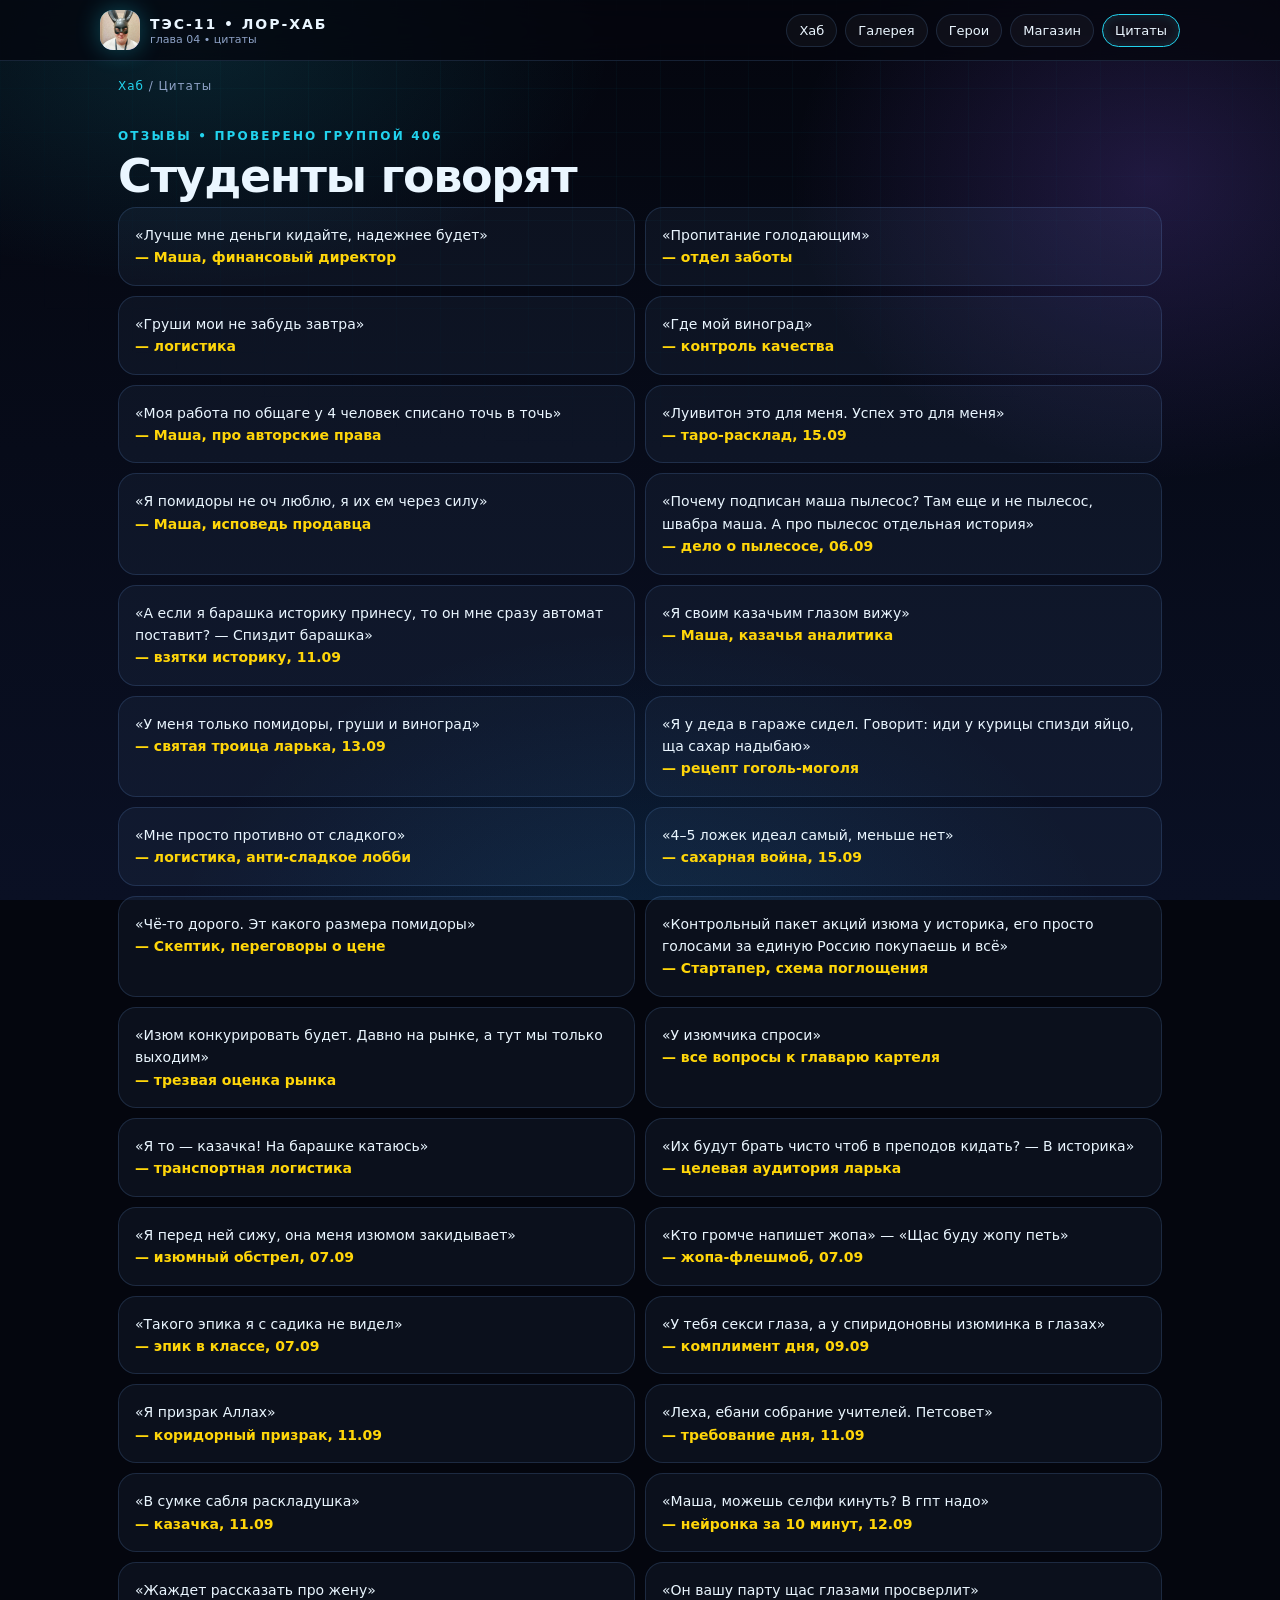
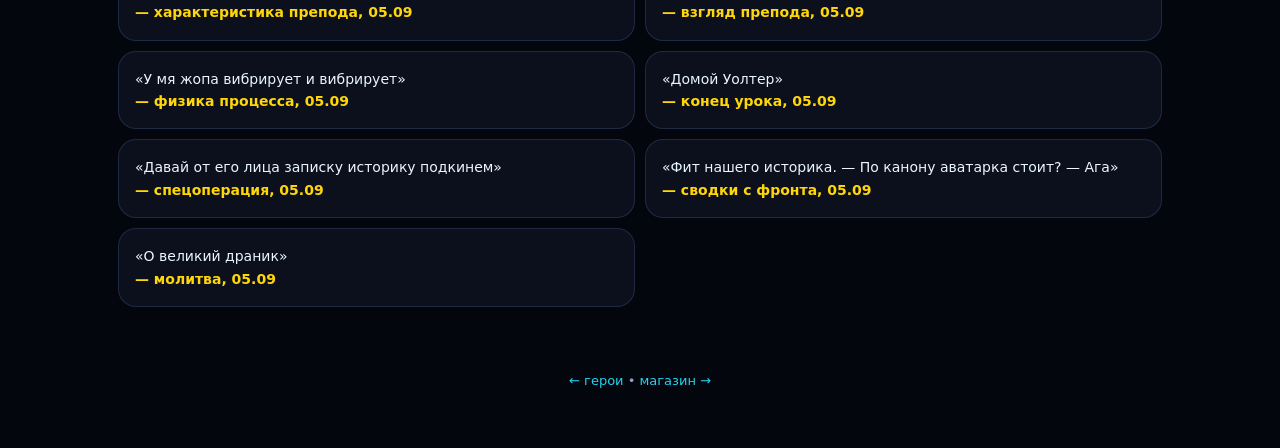
<file: quotes.html>
<!DOCTYPE html>
<html lang="ru">
<head>
<meta charset="UTF-8">
<meta name="viewport" content="width=device-width, initial-scale=1.0, viewport-fit=cover">
<title>Цитаты • ТЭС-11 ЛОР-ХАБ</title>
<meta name="description" content="Цитаты студентов ТЭС-11: дословно из чата.">
<link rel="stylesheet" href="styles.css?v=3">
</head>
<body>
<div class="grid-bg"></div>

<nav><div class="wrap nav-in">
  <div class="logo"><img src="img/group.jpg" alt="Аватарка группы ТЭС-11" width="40" height="40" style="width:100%;height:100%"></div>
  <div class="brand"><b>ТЭС-11 • ЛОР-ХАБ</b><span>глава 04 • цитаты</span></div>
  <div class="nav-links">
    <a href="index.html">Хаб</a>
    <a href="gallery.html">Галерея</a>
    <a href="heroes.html">Герои</a>
    <a href="shop.html">Магазин</a>
    <a href="quotes.html" class="cur">Цитаты</a>
  </div>
</div></nav>

<div class="wrap">
<p class="crumbs"><a href="index.html">Хаб</a> / Цитаты</p>
<section>
  <div class="kicker">ОТЗЫВЫ • ПРОВЕРЕНО ГРУППОЙ 406</div>
  <h2>Студенты говорят</h2>
  <div class="rev">
    <blockquote class="reveal">«Лучше мне деньги кидайте, надежнее будет»<br><b>— Маша, финансовый директор</b></blockquote>
    <blockquote class="reveal">«Пропитание голодающим»<br><b>— отдел заботы</b></blockquote>
    <blockquote class="reveal">«Груши мои не забудь завтра»<br><b>— логистика</b></blockquote>
    <blockquote class="reveal">«Где мой виноград»<br><b>— контроль качества</b></blockquote>
    <blockquote class="reveal">«Моя работа по общаге у 4 человек списано точь в точь»<br><b>— Маша, про авторские права</b></blockquote>
    <blockquote class="reveal">«Луивитон это для меня. Успех это для меня»<br><b>— таро-расклад, 15.09</b></blockquote>
    <blockquote class="reveal">«Я помидоры не оч люблю, я их ем через силу»<br><b>— Маша, исповедь продавца</b></blockquote>
    <blockquote class="reveal">«Почему подписан маша пылесос? Там еще и не пылесос, швабра маша. А про пылесос отдельная история»<br><b>— дело о пылесосе, 06.09</b></blockquote>
    <blockquote class="reveal">«А если я барашка историку принесу, то он мне сразу автомат поставит? — Спиздит барашка»<br><b>— взятки историку, 11.09</b></blockquote>
    <blockquote class="reveal">«Я своим казачьим глазом вижу»<br><b>— Маша, казачья аналитика</b></blockquote>
    <blockquote class="reveal">«У меня только помидоры, груши и виноград»<br><b>— святая троица ларька, 13.09</b></blockquote>
    <blockquote class="reveal">«Я у деда в гараже сидел. Говорит: иди у курицы спизди яйцо, ща сахар надыбаю»<br><b>— рецепт гоголь-моголя</b></blockquote>
    <blockquote class="reveal">«Мне просто противно от сладкого»<br><b>— логистика, анти-сладкое лобби</b></blockquote>
    <blockquote class="reveal">«4–5 ложек идеал самый, меньше нет»<br><b>— сахарная война, 15.09</b></blockquote>
    <blockquote class="reveal">«Чё-то дорого. Эт какого размера помидоры»<br><b>— Скептик, переговоры о цене</b></blockquote>
    <blockquote class="reveal">«Контрольный пакет акций изюма у историка, его просто голосами за единую Россию покупаешь и всё»<br><b>— Стартапер, схема поглощения</b></blockquote>
    <blockquote class="reveal">«Изюм конкурировать будет. Давно на рынке, а тут мы только выходим»<br><b>— трезвая оценка рынка</b></blockquote>
    <blockquote class="reveal">«У изюмчика спроси»<br><b>— все вопросы к главарю картеля</b></blockquote>
    <blockquote class="reveal">«Я то — казачка! На барашке катаюсь»<br><b>— транспортная логистика</b></blockquote>
    <blockquote class="reveal">«Их будут брать чисто чтоб в преподов кидать? — В историка»<br><b>— целевая аудитория ларька</b></blockquote>
    <blockquote class="reveal">«Я перед ней сижу, она меня изюмом закидывает»<br><b>— изюмный обстрел, 07.09</b></blockquote>
    <blockquote class="reveal">«Кто громче напишет жопа» — «Щас буду жопу петь»<br><b>— жопа-флешмоб, 07.09</b></blockquote>
    <blockquote class="reveal">«Такого эпика я с садика не видел»<br><b>— эпик в классе, 07.09</b></blockquote>
    <blockquote class="reveal">«У тебя секси глаза, а у спиридоновны изюминка в глазах»<br><b>— комплимент дня, 09.09</b></blockquote>
    <blockquote class="reveal">«Я призрак Аллах»<br><b>— коридорный призрак, 11.09</b></blockquote>
    <blockquote class="reveal">«Леха, ебани собрание учителей. Петсовет»<br><b>— требование дня, 11.09</b></blockquote>
    <blockquote class="reveal">«В сумке сабля раскладушка»<br><b>— казачка, 11.09</b></blockquote>
    <blockquote class="reveal">«Маша, можешь селфи кинуть? В гпт надо»<br><b>— нейронка за 10 минут, 12.09</b></blockquote>
    <blockquote class="reveal">«Жаждет рассказать про жену»<br><b>— характеристика препода, 05.09</b></blockquote>
    <blockquote class="reveal">«Он вашу парту щас глазами просверлит»<br><b>— взгляд препода, 05.09</b></blockquote>
    <blockquote class="reveal">«У мя жопа вибрирует и вибрирует»<br><b>— физика процесса, 05.09</b></blockquote>
    <blockquote class="reveal">«Домой Уолтер»<br><b>— конец урока, 05.09</b></blockquote>
    <blockquote class="reveal">«Давай от его лица записку историку подкинем»<br><b>— спецоперация, 05.09</b></blockquote>
    <blockquote class="reveal">«Фит нашего историка. — По канону аватарка стоит? — Ага»<br><b>— сводки с фронта, 05.09</b></blockquote>
    <blockquote class="reveal">«О великий драник»<br><b>— молитва, 05.09</b></blockquote>
  </div>
</section>

<footer><a href="heroes.html" style="color:var(--acc);text-decoration:none">← герои</a> • <a href="shop.html" style="color:var(--acc);text-decoration:none">магазин →</a></footer>
</div>

<script>
const io=new IntersectionObserver(es=>es.forEach(e=>e.isIntersecting&&e.target.classList.add("on")),{threshold:.1});
document.querySelectorAll(".reveal").forEach(el=>io.observe(el));
</script>
</body>
</html>
</file>
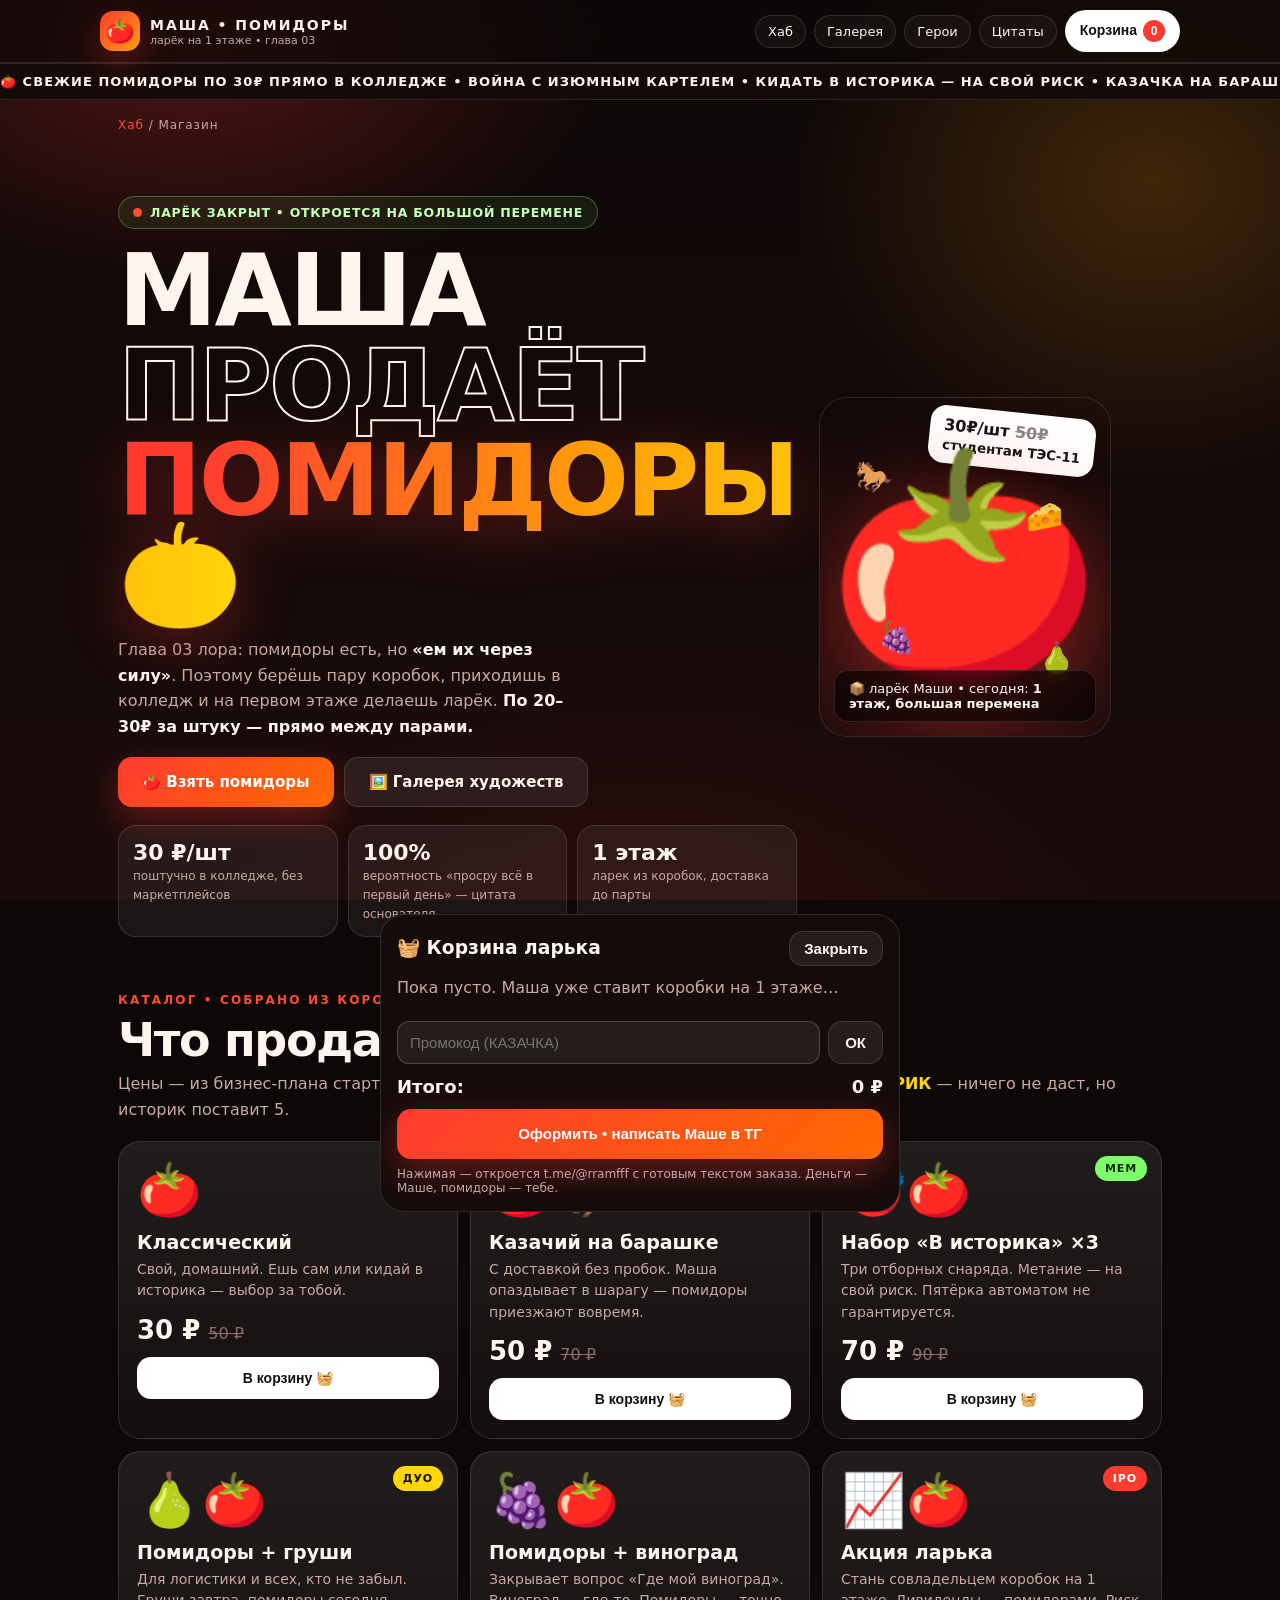
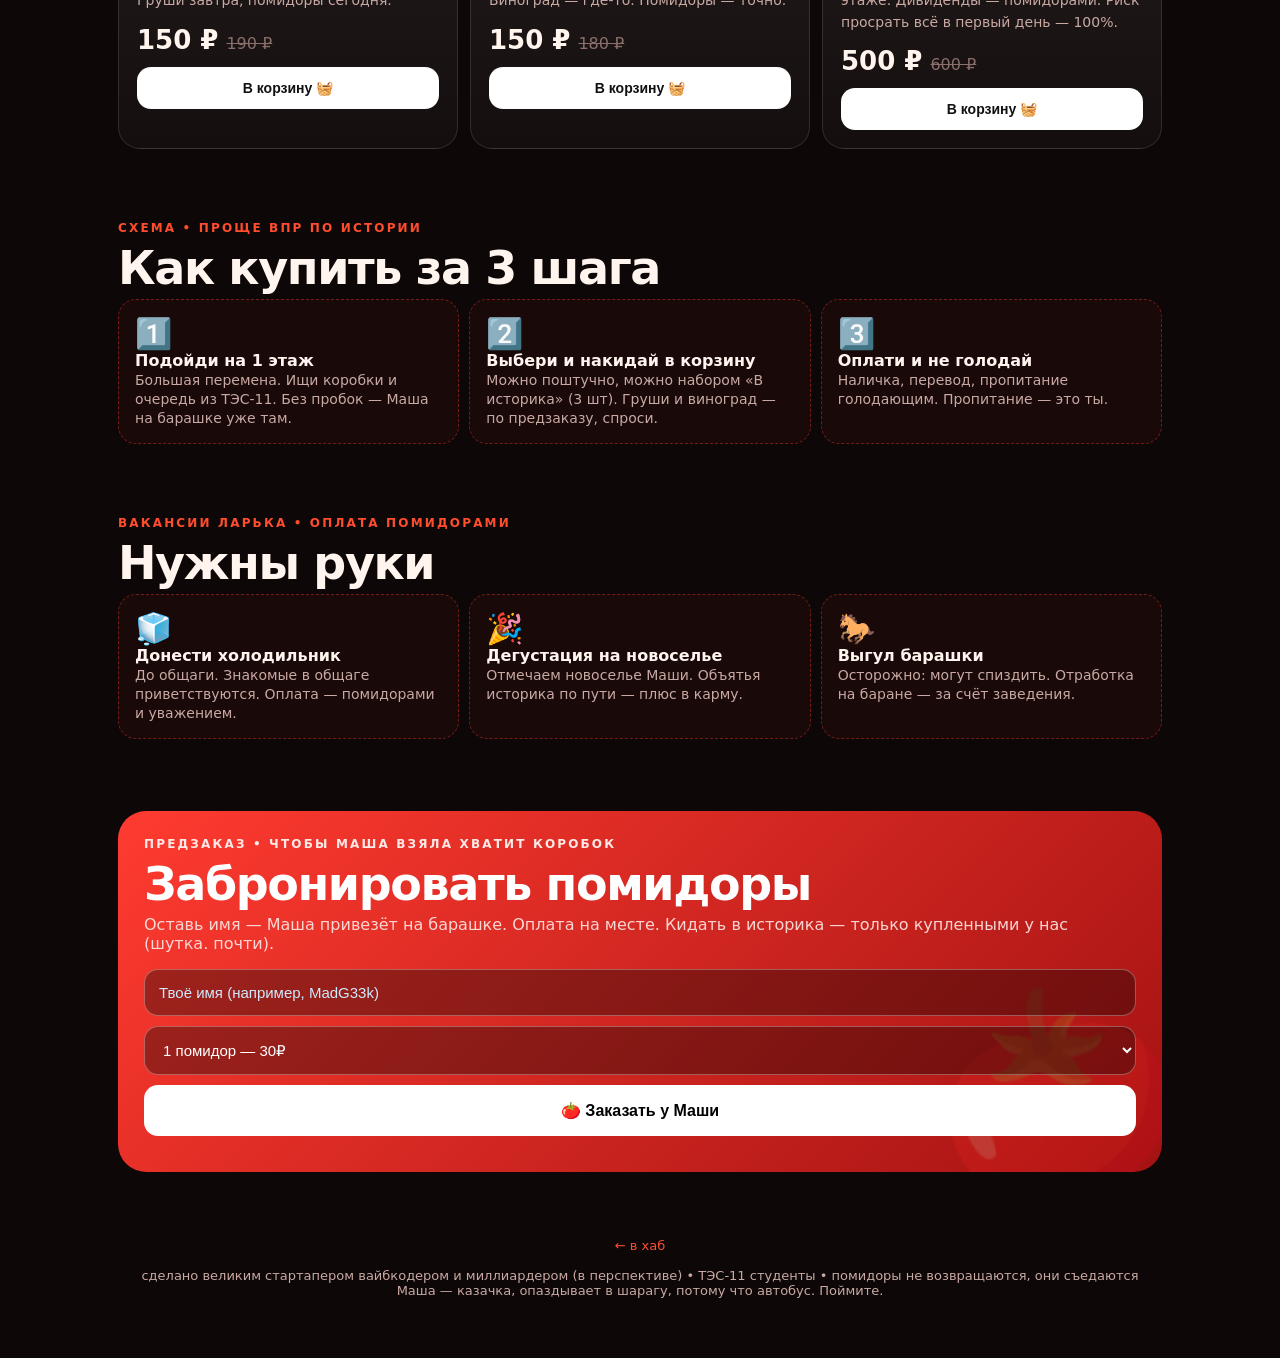
<file: shop.html>
<!DOCTYPE html>
<html lang="ru">
<head>
<meta charset="UTF-8">
<meta name="viewport" content="width=device-width, initial-scale=1.0, viewport-fit=cover">
<title>Ларек Маши • ТЭС-11 ЛОР-ХАБ</title>
<meta name="description" content="Магазин ларька Маши: помидоры по 30₽, набор «В историка», акции ларька.">
<link rel="stylesheet" href="styles.css">
</head>
<body class="shop">
<div id="boom"></div>

<nav><div class="wrap nav-in">
  <div class="logo">🍅</div>
  <div class="brand"><b>МАША • ПОМИДОРЫ</b><span>ларёк на 1 этаже • глава 03</span></div>
  <div class="nav-links">
    <a href="index.html">Хаб</a>
    <a href="gallery.html">Галерея</a>
    <a href="heroes.html">Герои</a>
    <a href="quotes.html">Цитаты</a>
    <button class="cart-btn" onclick="toggleCart()">Корзина<i id="count">0</i></button>
  </div>
</div></nav>

<div class="marquee"><div>🍅 СВЕЖИЕ ПОМИДОРЫ ПО 30₽ ПРЯМО В КОЛЛЕДЖЕ • ВОЙНА С ИЗЮМНЫМ КАРТЕЛЕМ • КИДАТЬ В ИСТОРИКА — НА СВОЙ РИСК • КАЗАЧКА НА БАРАШКЕ ДОСТАВИТ • ГРУШИ НЕ ЗАБУДЬ •&nbsp;🍅 СВЕЖИЕ ПОМИДОРЫ ПО 30₽ ПРЯМО В КОЛЛЕДЖЕ • ВОЙНА С ИЗЮМНЫМ КАРТЕЛЕМ • КИДАТЬ В ИСТОРИКА — НА СВОЙ РИСК • КАЗАЧКА НА БАРАШКЕ ДОСТАВИТ • ГРУШИ НЕ ЗАБУДЬ •&nbsp;</div></div>

<div class="wrap">
<p class="crumbs"><a href="index.html">Хаб</a> / Магазин</p>
<header class="hero">
  <div>
    <span class="badge"><span class="pulse"></span><span id="open">ЛАРЁК ОТКРЫТ • 1 ЭТАЖ • ИЗ КОРОБОК</span></span>
    <h1>МАША<br><span class="stroke">ПРОДАЁТ</span><br><span class="tom">ПОМИДОРЫ 🍅</span></h1>
    <p class="sub">Глава 03 лора: помидоры есть, но <b>«ем их через силу»</b>. Поэтому берёшь пару коробок, приходишь в колледж и на первом этаже делаешь ларёк. <b>По 20–30₽ за штуку — прямо между парами.</b></p>
    <div class="cta-row">
      <a class="btn btn-red" href="#catalog">🍅 Взять помидоры</a>
      <a class="btn btn-ghost" href="gallery.html">🖼️ Галерея художеств</a>
    </div>
    <div class="stats">
      <div class="stat"><b>30 ₽/шт</b><span>поштучно в колледже, без маркетплейсов</span></div>
      <div class="stat"><b>100%</b><span>вероятность «просру всё в первый день» — цитата основателя</span></div>
      <div class="stat"><b>1 этаж</b><span>ларек из коробок, доставка до парты</span></div>
    </div>
  </div>
  <div class="tom-stage">
    <div class="price-tag">30₽/шт <s>50₽</s><br><small>студентам ТЭС-11</small></div>
    <div class="tom-big">🍅</div>
    <span class="float" style="left:12%;top:18%">🐎</span>
    <span class="float" style="right:16%;top:30%;animation-delay:1s">🧀</span>
    <span class="float" style="left:20%;bottom:24%;animation-delay:2s">🍇</span>
    <span class="float" style="right:12%;bottom:18%;animation-delay:.5s">🍐</span>
    <div class="larek">📦 ларёк Маши • сегодня: <b id="today">1 этаж, большая перемена</b></div>
  </div>
</header>

<section id="catalog">
  <div class="kicker">КАТАЛОГ • СОБРАНО ИЗ КОРОБОК</div>
  <h2>Что продаётся</h2>
  <p class="lead">Цены — из бизнес-плана стартапера. Промокод <b style="color:#ffd60a">КАЗАЧКА</b> — скидка 15%. Промокод <b style="color:#ffd60a">ИСТОРИК</b> — ничего не даст, но историк поставит 5.</p>
  <div class="grid" id="grid"></div>
</section>

<section>
  <div class="kicker">СХЕМА • ПРОЩЕ ВПР ПО ИСТОРИИ</div>
  <h2>Как купить за 3 шага</h2>
  <div class="steps">
    <div class="step reveal"><b>1️⃣</b><br><strong>Подойди на 1 этаж</strong><br><span style="color:var(--mut);font-size:14px">Большая перемена. Ищи коробки и очередь из ТЭС-11. Без пробок — Маша на барашке уже там.</span></div>
    <div class="step reveal"><b>2️⃣</b><br><strong>Выбери и накидай в корзину</strong><br><span style="color:var(--mut);font-size:14px">Можно поштучно, можно набором «В историка» (3 шт). Груши и виноград — по предзаказу, спроси.</span></div>
    <div class="step reveal"><b>3️⃣</b><br><strong>Оплати и не голодай</strong><br><span style="color:var(--mut);font-size:14px">Наличка, перевод, пропитание голодающим. Пропитание — это ты.</span></div>
  </div>
</section>

<section>
  <div class="kicker">ВАКАНСИИ ЛАРЬКА • ОПЛАТА ПОМИДОРАМИ</div>
  <h2>Нужны руки</h2>
  <div class="steps">
    <div class="step reveal"><b>🧊</b><br><strong>Донести холодильник</strong><br><span style="color:var(--mut);font-size:14px">До общаги. Знакомые в общаге приветствуются. Оплата — помидорами и уважением.</span></div>
    <div class="step reveal"><b>🎉</b><br><strong>Дегустация на новоселье</strong><br><span style="color:var(--mut);font-size:14px">Отмечаем новоселье Маши. Объятья историка по пути — плюс в карму.</span></div>
    <div class="step reveal"><b>🐎</b><br><strong>Выгул барашки</strong><br><span style="color:var(--mut);font-size:14px">Осторожно: могут спиздить. Отработка на баране — за счёт заведения.</span></div>
  </div>
</section>

<section id="order">
  <div class="order reveal">
    <div class="kicker" style="color:#ffe9e6">ПРЕДЗАКАЗ • ЧТОБЫ МАША ВЗЯЛА ХВАТИТ КОРОБОК</div>
    <h2>Забронировать помидоры</h2>
    <p style="color:#ffe9e6;opacity:.9">Оставь имя — Маша привезёт на барашке. Оплата на месте. Кидать в историка — только купленными у нас (шутка. почти).</p>
    <div class="form">
      <input id="nm" placeholder="Твоё имя (например, MadG33k)">
      <select id="pk"><option>1 помидор — 30₽</option><option>3 помидора — 70₽ (в историка набор)</option><option>5 помидоров + груша — 150₽</option><option>Акция ларька — 500₽</option></select>
      <button onclick="order()">🍅 Заказать у Маши</button>
      <small id="ord" style="color:#fff"></small>
    </div>
  </div>
</section>

<footer><a href="index.html" style="color:var(--acc);text-decoration:none">← в хаб</a><br><br>сделано великим стартапером вайбкодером и миллиардером (в перспективе) • ТЭС-11 студенты • помидоры не возвращаются, они съедаются<br>Маша — казачка, опаздывает в шарагу, потому что автобус. Поймите.</footer>
</div>

<div id="scrim" onclick="toggleCart(false)"></div>
<div id="drawer" role="dialog" aria-label="Корзина">
  <div style="display:flex;justify-content:space-between;align-items:center;gap:10px">
    <h3 style="min-width:0;overflow:hidden;text-overflow:ellipsis;white-space:nowrap">🧺 Корзина ларька</h3>
    <button class="btn btn-ghost" style="padding:8px 14px;flex:none" onclick="toggleCart()">Закрыть</button>
  </div>
  <div id="items"></div>
  <div class="promo"><input id="promo" placeholder="Промокод (КАЗАЧКА)" autocomplete="off"><button class="btn btn-ghost" style="padding:12px 16px;flex:none" onclick="applyPromo()">ОК</button></div>
  <div style="display:flex;justify-content:space-between;gap:10px;font-weight:900;font-size:18px"><span>Итого:</span><span id="total" style="white-space:nowrap">0 ₽</span></div>
  <button id="checkoutBtn" class="btn btn-red" style="width:100%;justify-content:center;margin-top:12px" onclick="checkout()">Оформить • написать Маше в ТГ</button>
  <p style="color:var(--mut);font-size:12px;margin-top:8px">Нажимая — откроется t.me/@rramfff с готовым текстом заказа. Деньги — Маше, помидоры — тебе.</p>
</div>

<script>
const PRODUCTS=[
 {id:1,em:"🍅",t:"Классический",d:"Свой, домашний. Ешь сам или кидай в историка — выбор за тобой.",p:30,old:50,tag:"ХИТ",cls:"hot"},
 {id:2,em:"🍅🐎",t:"Казачий на барашке",d:"С доставкой без пробок. Маша опаздывает в шарагу — помидоры приезжают вовремя.",p:50,old:70,tag:"БЕЗ ПРОБОК",cls:"meme"},
 {id:3,em:"🎯🍅",t:"Набор «В историка» ×3",d:"Три отборных снаряда. Метание — на свой риск. Пятёрка автоматом не гарантируется.",p:70,old:90,tag:"МЕМ",cls:"meme"},
 {id:4,em:"🍐🍅",t:"Помидоры + груши",d:"Для логистики и всех, кто не забыл. Груши завтра, помидоры сегодня.",p:150,old:190,tag:"ДУО",cls:""},
 {id:5,em:"🍇🍅",t:"Помидоры + виноград",d:"Закрывает вопрос «Где мой виноград». Виноград — где-то. Помидоры — точно.",p:150,old:180,tag:"",cls:""},
 {id:6,em:"📈🍅",t:"Акция ларька",d:"Стань совладельцем коробок на 1 этаже. Дивиденды — помидорами. Риск просрать всё в первый день — 100%.",p:500,old:600,tag:"IPO",cls:"hot"},
];
let cart=JSON.parse(localStorage.getItem("masha-cart")||"[]");
let disc=0;
const grid=document.getElementById("grid");
function renderProducts(){
 grid.innerHTML=PRODUCTS.map(x=>`<div class="card reveal on"><div class="em">${x.em}</div>${x.tag?`<span class="tag ${x.cls}">${x.tag}</span>`:""}<h3>${x.t}</h3><p>${x.d}</p><div class="price"><b>${x.p} ₽</b><s>${x.old} ₽</s></div><button class="add" onclick="add(${x.id})">В корзину 🧺</button></div>`).join("");
}
function save(){localStorage.setItem("masha-cart",JSON.stringify(cart));renderCart()}
function add(id){const f=cart.find(c=>c.id===id);f?f.q++:cart.push({id,q:1});save();boom("🍅");toggleCart(true)}
function ch(id,d){const f=cart.find(c=>c.id===id);if(!f)return;f.q+=d;if(f.q<=0)cart=cart.filter(c=>c.id!==id);save()}
function applyPromo(){const v=document.getElementById("promo").value.trim().toUpperCase();if(v==="КАЗАЧКА"){disc=.15;alert("Казачка одобряет: -15%")}else if(v==="ИСТОРИК"){disc=0;alert("Историк ставит тебе 5, но скидки нет")}else{disc=0;alert("Такого промокода нет. Попробуй КАЗАЧКА")}renderCart()}
function sum(){return cart.reduce((s,c)=>{const p=PRODUCTS.find(x=>x.id===c.id);return s+p.p*c.q},0)}
function renderCart(){
 document.getElementById("count").textContent=cart.reduce((s,c)=>s+c.q,0);
 const box=document.getElementById("items");
 if(!cart.length)box.innerHTML="<p style='color:var(--mut);padding:12px 0'>Пока пусто. Маша уже ставит коробки на 1 этаже…</p>";
 else box.innerHTML=cart.map(c=>{const p=PRODUCTS.find(x=>x.id===c.id);return `<div class="row"><span>${p.em} ${p.t} × ${c.q}</span><span class="qty"><button onclick="ch(${c.id},-1)" aria-label="Меньше">−</button><b>${p.p*c.q} ₽</b><button onclick="ch(${c.id},1)" aria-label="Больше">+</button></span></div>`}).join("");
  const t=Math.round(sum()*(1-disc));
  document.getElementById("total").textContent=t+" ₽"+(disc?" (−15%)":"");
}
function toggleCart(force){const d=document.getElementById("drawer");const s=document.getElementById("scrim");const open=force===true?true:force===false?false:!d.classList.contains("open");d.classList.toggle("open",open);s.classList.toggle("open",open);document.body.style.overflow=open?"hidden":""}
function checkout(){
 if(!cart.length){alert("Сначала накидай помидоров 🍅");return}
 const t=Math.round(sum()*(1-disc));
 const txt=encodeURIComponent(`Привет, Маша! 🍅 Я из ТЭС-11, хочу помидоры:\n`+cart.map(c=>{const p=PRODUCTS.find(x=>x.id===c.id);return `• ${p.t} × ${c.q} — ${p.p*c.q}₽`}).join("\n")+`\nИтого: ${t}₽`);
 window.open("https://t.me/rramfff?text="+txt,"_blank");
}
function order(){
 const n=document.getElementById("nm").value||"студент ТЭС-11";
 const p=document.getElementById("pk").value;
 document.getElementById("ord").textContent=`Готово, ${n}! Маша уже пакует «${p}» в коробки. Напиши ей в ТГ @rramfff 🐎`;
 boom("🍅🐎🍐🍇");
}
function boom(ems){
 const box=document.getElementById("boom");
 for(let i=0;i<24;i++){const s=document.createElement("span");s.textContent=[...ems][Math.floor(Math.random()*[...ems].length)]||"🍅";
 s.style.cssText=`position:absolute;left:${40+Math.random()*20}%;top:60%;transition:all 1.2s ease-out`;box.appendChild(s);
 requestAnimationFrame(()=>{s.style.transform=`translate(${(Math.random()-.5)*500}px,${-Math.random()*500}px) rotate(${Math.random()*360}deg)`;s.style.opacity="0"});
 setTimeout(()=>s.remove(),1300)}
}
addEventListener("pointermove",e=>{if(e.pointerType==="touch")return;const g=document.getElementById("glow");if(g){g.style.left=e.clientX+"px";g.style.top=e.clientY+"px"}});
addEventListener("keydown",e=>{if(e.key==="Escape")toggleCart(false)});
(function(){const h=new Date().getHours();const el=document.getElementById("open");if(h<8||h>18){el.textContent="ЛАРЁК ЗАКРЫТ • ОТКРОЕТСЯ НА БОЛЬШОЙ ПЕРЕМЕНЕ"}})();
const io=new IntersectionObserver(es=>es.forEach(e=>e.isIntersecting&&e.target.classList.add("on")),{threshold:.1});
document.querySelectorAll(".reveal").forEach(el=>io.observe(el));
renderProducts();renderCart();
</script>
</body>
</html>
</file>
<file: styles.css>
*{margin:0;padding:0;box-sizing:border-box}
:root{
  --bg:#04060e; --bg2:#0a1024; --card:rgba(140,180,255,.06);
  --acc:#22d3ee; --acc2:#8b5cf6; --warm:#ffd60a;
  --txt:#eaf6ff; --mut:#8fa3c7; --line:rgba(120,180,255,.16);
  --r:22px; --glow:0 0 24px #22d3ee55;
}
body.shop{
  --bg:#0d0707; --bg2:#1a0b0b; --card:rgba(255,255,255,.06);
  --acc:#ff4d2e; --acc2:#ff9f0a;
  --txt:#fff5ee; --mut:#c9a9a3; --line:rgba(255,255,255,.12);
  --glow:0 12px 34px #ff3b3055;
}
html{scroll-behavior:smooth}
body{background:var(--bg);color:var(--txt);font-family:system-ui,-apple-system,'Segoe UI',Roboto,Arial,sans-serif;overflow-x:hidden;min-height:100vh}
body::before{content:"";position:fixed;inset:0;z-index:-2;
  background:
    radial-gradient(700px 400px at 15% 5%, #22d3ee22, transparent 60%),
    radial-gradient(600px 500px at 90% 20%, #8b5cf633, transparent 60%),
    radial-gradient(800px 600px at 50% 110%, #0ea5e922, transparent 60%),
    linear-gradient(180deg,var(--bg),var(--bg2));}
body.shop::before{
  background:
    radial-gradient(700px 400px at 15% 5%, #ff3b3044, transparent 60%),
    radial-gradient(600px 500px at 90% 20%, #ff9f0a33, transparent 60%),
    radial-gradient(800px 600px at 50% 110%, #7d101033, transparent 60%),
    linear-gradient(180deg,#0d0707,#1a0b0b);}
.grid-bg{position:fixed;inset:0;z-index:-1;pointer-events:none;opacity:.5;
  background-image:linear-gradient(#22d3ee11 1px,transparent 1px),linear-gradient(90deg,#22d3ee11 1px,transparent 1px);
  background-size:44px 44px;
  mask-image:radial-gradient(ellipse 90% 70% at 50% 0%,#000 30%,transparent 75%);}
body.shop .grid-bg{display:none}
.wrap{max-width:1080px;margin:0 auto;padding:0 18px}
nav{position:sticky;top:0;z-index:20;backdrop-filter:blur(16px);background:rgba(4,6,14,.75);border-bottom:1px solid var(--line)}
body.shop nav{background:rgba(13,7,7,.72)}
.nav-in{display:flex;align-items:center;gap:10px;padding:10px 0}
.logo{width:40px;height:40px;flex:none;border-radius:13px;display:grid;place-items:center;font-size:24px;overflow:hidden;
  background:linear-gradient(135deg,#22d3ee,#8b5cf6);box-shadow:var(--glow);animation:bob 3s ease-in-out infinite}
.logo img{width:100%;height:100%;object-fit:cover;display:block}
body.shop .logo{background:linear-gradient(135deg,#ff3b30,#ff9f0a)}
@keyframes bob{0%,100%{transform:rotate(-6deg) scale(1)}50%{transform:rotate(6deg) scale(1.07)}}
.brand{min-width:0}
.brand b{font-size:14px;letter-spacing:.14em;white-space:nowrap}
.brand span{display:block;font-size:11px;color:var(--mut);white-space:nowrap;overflow:hidden;text-overflow:ellipsis}
.nav-links{margin-left:auto;display:flex;gap:8px;align-items:center;flex:none}
.nav-links a{color:var(--txt);text-decoration:none;font-size:13px;padding:8px 12px;border-radius:100px;border:1px solid var(--line);background:rgba(255,255,255,.04);white-space:nowrap}
.nav-links a.cur{border-color:var(--acc);box-shadow:inset 0 0 12px #22d3ee22}
.cart-btn{cursor:pointer;border:1px solid var(--line);background:#fff;color:#111;font-weight:800;border-radius:100px;padding:9px 14px;font-size:14px;white-space:nowrap;-webkit-tap-highlight-color:transparent}
@media(max-width:760px){
  .nav-links a{display:none}
  .brand b{font-size:12.5px}
  .brand span{font-size:10.5px}
  .cart-btn{padding:8px 12px;font-size:13px}
}
.cart-btn i{font-style:normal;background:var(--acc);color:#04121a;border-radius:100px;min-width:22px;height:22px;display:inline-grid;place-items:center;font-size:12px;padding:0 6px;margin-left:6px}
body.shop .cart-btn i{background:#ff3b30;color:#fff}
.marquee{overflow:hidden;white-space:nowrap;border-block:1px solid var(--line);background:#070d1d;padding:10px 0;font-weight:800;letter-spacing:.08em;font-size:13px}
body.shop .marquee{background:#140808}
.marquee div{display:inline-block;animation:mq 18s linear infinite}
@keyframes mq{to{transform:translateX(-50%)}}
.hero{padding:44px 0 10px;display:grid;gap:22px}
@media(min-width:860px){.hero{grid-template-columns:1.15fr .85fr;align-items:center;padding:64px 0 20px}}
.badge{display:inline-flex;gap:8px;align-items:center;font-size:12.5px;font-weight:700;letter-spacing:.06em;
  border:1px solid #22d3ee55;background:#22d3ee14;color:#bdf3ff;padding:8px 14px;border-radius:100px}
body.shop .badge{border-color:#7dff6a55;background:#7dff6a14;color:#c6ffb8}
.pulse{width:9px;height:9px;border-radius:50%;background:var(--acc);box-shadow:0 0 0 0 #22d3ee88;animation:pl 1.6s infinite}
@keyframes pl{70%{box-shadow:0 0 0 10px transparent}100%{box-shadow:0 0 0 0 transparent}}
h1{font-size:clamp(40px,12vw,100px);line-height:.95;font-weight:900;letter-spacing:-.03em;margin:14px 0;overflow-wrap:break-word}
h1 .stroke{color:transparent;-webkit-text-stroke:2px var(--txt)}
h1 .neon{background:linear-gradient(92deg,#22d3ee 10%,#8b5cf6 60%,#e879f9);-webkit-background-clip:text;background-clip:text;color:transparent;filter:drop-shadow(0 0 26px #22d3ee66)}
h1 .tom{background:linear-gradient(92deg,#ff3b30 10%,#ff9f0a 60%,#ffd60a);-webkit-background-clip:text;background-clip:text;color:transparent;filter:drop-shadow(0 10px 30px #ff3b3055)}
.sub{color:var(--mut);font-size:16px;line-height:1.6;max-width:46ch}
.sub b{color:var(--txt)}
.cta-row{display:flex;gap:10px;flex-wrap:wrap;margin-top:18px}
.btn{border:0;cursor:pointer;border-radius:14px;padding:15px 24px;font-weight:900;font-size:15px;text-decoration:none;display:inline-flex;align-items:center;gap:8px}
.btn-neon{background:linear-gradient(135deg,#22d3ee,#8b5cf6);color:#04121a;box-shadow:var(--glow);transition:.2s}
.btn-neon:hover{transform:translateY(-2px) scale(1.02)}
.btn-red{background:linear-gradient(135deg,#ff3b30,#ff6a00);color:#fff;box-shadow:0 12px 34px #ff3b3055;transition:.2s}
.btn-red:hover{transform:translateY(-2px) scale(1.02)}
.btn-ghost{background:rgba(255,255,255,.07);color:var(--txt);border:1px solid var(--line)}
.stats{display:flex;gap:10px;flex-wrap:wrap;margin-top:18px}
.stat{flex:1;min-width:130px;background:var(--card);border:1px solid var(--line);border-radius:18px;padding:14px}
.stat b{font-size:22px;display:block}
.stat span{font-size:12px;color:var(--mut)}
.hub-stage{position:relative;min-height:340px;display:grid;place-items:center;background:radial-gradient(circle at 50% 60%, #22d3ee22, transparent 65%);border:1px solid var(--line);border-radius:28px;overflow:hidden}
.hub-big{font-size:clamp(100px,24vw,180px);filter:drop-shadow(0 0 50px #22d3ee88);animation:bob 4s ease-in-out infinite;user-select:none}
.hub-photo{width:min(58vw,210px);height:min(58vw,210px);object-fit:cover;border-radius:50%;border:3px solid var(--acc);box-shadow:var(--glow),0 0 60px #8b5cf655;animation:bob 4s ease-in-out infinite;user-select:none}
.float{position:absolute;font-size:30px;opacity:.9;animation:fl 6s ease-in-out infinite}
@keyframes fl{0%,100%{transform:translateY(0) rotate(-10deg)}50%{transform:translateY(-22px) rotate(12deg)}}
.larek{position:absolute;left:14px;bottom:14px;max-width:calc(100% - 28px);background:rgba(0,0,0,.6);backdrop-filter:blur(8px);border:1px solid var(--line);border-radius:14px;padding:10px 14px;font-size:13px}
.tom-stage{position:relative;min-height:340px;display:grid;place-items:center;background:radial-gradient(circle at 50% 60%, #ff3b3028, transparent 65%);border:1px solid var(--line);border-radius:28px;overflow:hidden}
.tom-big{font-size:clamp(140px,28vw,220px);filter:drop-shadow(0 30px 60px #ff3b3088);animation:bob 4s ease-in-out infinite;user-select:none}
.price-tag{position:absolute;right:14px;top:14px;background:#fff;color:#111;font-weight:900;border-radius:16px;padding:10px 14px;rotate:6deg;box-shadow:0 10px 30px #0008}
.price-tag s{color:#888;font-weight:600}
@media(max-width:600px){
  .hub-stage,.tom-stage{min-height:280px}
  .tom-big{font-size:min(44vw,170px)}
  .hub-big{font-size:min(36vw,140px)}
  .stats{gap:8px}
  .stat{min-width:calc(50% - 4px);flex:1 1 calc(50% - 4px);padding:12px}
  .stat b{font-size:19px}
  section{padding:28px 0}
  .card p{min-height:0}
}
section{padding:36px 0}
h2{font-size:clamp(28px,5vw,46px);letter-spacing:-.03em;line-height:1;margin-bottom:8px}
.kicker{color:var(--acc);font-weight:800;letter-spacing:.18em;font-size:12px;margin-bottom:10px}
.lead{color:var(--mut);margin-bottom:18px;line-height:1.6}
.grid{display:grid;gap:12px}
@media(min-width:720px){.grid{grid-template-columns:1fr 1fr}}
@media(min-width:1020px){.grid{grid-template-columns:1fr 1fr 1fr}}
.card{background:linear-gradient(180deg,rgba(255,255,255,.09),rgba(255,255,255,.03));border:1px solid var(--line);border-radius:var(--r);padding:18px;position:relative;overflow:hidden;transition:.2s}
.card:hover{transform:translateY(-4px);border-color:var(--acc)}
.card .em{font-size:52px}
.card h3{margin:10px 0 6px;font-size:19px}
.card p{color:var(--mut);font-size:14px;line-height:1.55;min-height:44px}
.card .ph{width:100%;height:220px;object-fit:cover;border-radius:14px;border:1px solid var(--line);margin-bottom:10px;display:block}
.card .ph-row{display:grid;grid-template-columns:1fr 1fr;gap:8px;margin-bottom:10px}
.card .ph-row img{width:100%;height:180px;object-fit:cover;border-radius:14px;border:1px solid var(--line);display:block}
.card .go{display:inline-block;margin-top:12px;color:var(--acc);font-weight:800;font-size:14px;text-decoration:none}
.tag{position:absolute;top:14px;right:14px;font-size:11px;font-weight:800;letter-spacing:.08em;background:var(--warm);color:#111;padding:6px 10px;border-radius:100px}
.tag.hot{background:var(--acc);color:#04121a}
body.shop .tag.hot{background:#ff3b30;color:#fff}
.tag.meme{background:#7dff6a;color:#0b2b08}
.price{display:flex;align-items:baseline;gap:8px;margin:12px 0}
.price b{font-size:26px}
.price s{color:#8a6f6b}
.add{width:100%;border:0;cursor:pointer;border-radius:14px;padding:13px;font-weight:900;font-size:14px;background:#fff;color:#111}
.add:hover{background:var(--warm)}
.chat{background:#0f0a0a;border:1px solid var(--line);border-radius:26px;padding:18px;display:grid;gap:10px}
body:not(.shop) .chat{background:#070d1d}
.msg{max-width:88%;padding:11px 14px;border-radius:16px;font-size:14px;line-height:1.5;border:1px solid var(--line);overflow-wrap:anywhere}
.msg small{display:block;opacity:.6;font-size:11px;margin-bottom:4px;font-weight:700;letter-spacing:.04em}
.m-left{background:rgba(255,255,255,.06);border-bottom-left-radius:6px;justify-self:start}
.m-right{background:linear-gradient(135deg,#0ea5e9,#6366f1);border:0;justify-self:end;border-bottom-right-radius:6px}
body.shop .m-right{background:linear-gradient(135deg,#ff3b30,#c81e1e)}
.m-green{background:#0b2b1a;border-color:#22d3ee44;justify-self:start;border-bottom-left-radius:6px}
body.shop .m-green{background:#123312;border-color:#7dff6a44}
.steps{display:grid;gap:10px}
@media(min-width:760px){.steps{grid-template-columns:1fr 1fr 1fr}}
.step{border:1px dashed var(--acc);border-radius:18px;padding:16px;background:#22d3ee0d}
body.shop .step{border-color:#ff3b3066;background:#ff3b300d}
.step b{font-size:30px}
.vs{display:grid;gap:12px;margin-top:14px}
@media(min-width:760px){.vs{grid-template-columns:1fr 1fr}}
.vs div{border-radius:18px;padding:18px;border:1px solid var(--line)}
.vs .us{background:linear-gradient(135deg,#22d3ee22,#8b5cf622)}
body.shop .vs .us{background:linear-gradient(135deg,#ff3b3022,#ff9f0a22)}
.vs .them{background:rgba(255,255,255,.04);opacity:.85}
.tl{position:relative;display:grid;gap:12px;margin-top:6px}
.tl::before{content:"";position:absolute;left:11px;top:8px;bottom:8px;width:2px;background:linear-gradient(180deg,#22d3ee,#8b5cf6,#7dff6a);opacity:.5;border-radius:2px}
.tl-item{position:relative;margin-left:34px;background:var(--card);border:1px solid var(--line);border-radius:18px;padding:14px 16px}
.tl-item::before{content:"";position:absolute;left:-29px;top:18px;width:12px;height:12px;border-radius:50%;background:var(--acc);box-shadow:0 0 0 4px #22d3ee22}
.tl-date{display:inline-block;font-size:11px;font-weight:800;letter-spacing:.1em;color:#04121a;background:var(--acc);border-radius:100px;padding:4px 10px;margin-bottom:8px}
.tl-item h3{font-size:17px;margin-bottom:6px}
.tl-item p{color:var(--mut);font-size:14px;line-height:1.6}
.tl-item p b{color:var(--txt)}
.tl-item q{display:block;color:var(--txt);font-size:14px;line-height:1.6;border-left:3px solid var(--acc);padding-left:10px;margin-top:8px;quotes:"«" "»"}
.bribe{width:100%;border-collapse:separate;border-spacing:0;margin-top:14px;font-size:14px;overflow:hidden;border:1px solid var(--line);border-radius:18px}
.bribe th,.bribe td{text-align:left;padding:12px 14px;border-bottom:1px solid var(--line);vertical-align:top}
.bribe tr:last-child th,.bribe tr:last-child td{border-bottom:0}
.bribe th{background:rgba(34,211,238,.12);font-size:12px;letter-spacing:.08em}
.bribe td:first-child{font-size:22px;text-align:center;width:52px}
.rev{display:grid;gap:10px}
@media(min-width:760px){.rev{grid-template-columns:1fr 1fr}}
.rev blockquote{background:var(--card);border:1px solid var(--line);border-radius:18px;padding:16px;font-size:14px;line-height:1.6}
.rev blockquote b{color:var(--warm)}
.order{background:linear-gradient(135deg,#0ea5e9,#6d28d9);border-radius:28px;padding:26px;position:relative;overflow:hidden}
body.shop .order{background:linear-gradient(135deg,#ff3b30,#a31212)}
.order::after{content:"🍅";position:absolute;right:-20px;bottom:-40px;font-size:200px;opacity:.18;rotate:-12deg}
body:not(.shop) .order::after{content:"🐰"}
.order h2{color:#fff}
.form{display:grid;gap:10px;margin-top:16px;position:relative;z-index:1}
.form input,.form select{background:rgba(0,0,0,.35);border:1px solid rgba(255,255,255,.3);color:#fff;border-radius:14px;padding:14px;font-size:15px;width:100%;outline:none}
.form input::placeholder{color:#cfeaff}
.form button{border:0;border-radius:14px;padding:16px;font-weight:900;font-size:16px;background:#fff;cursor:pointer}
#scrim{position:fixed;inset:0;z-index:55;background:rgba(0,0,0,.55);opacity:0;pointer-events:none;transition:.3s}
#scrim.open{opacity:1;pointer-events:auto}
#drawer{position:fixed;left:0;right:0;bottom:0;z-index:60;background:#160b0b;border-top:1px solid var(--line);border-radius:24px 24px 0 0;padding:16px 16px calc(16px + env(safe-area-inset-bottom));transform:translateY(110%);transition:.3s;max-height:88vh;max-height:88dvh;overflow-y:auto;overflow-x:hidden;overscroll-behavior:contain;-webkit-overflow-scrolling:touch}
#drawer.open{transform:none}
@media(min-width:640px){#drawer{left:50%;right:auto;bottom:16px;width:min(520px,calc(100vw - 32px));transform:translate(-50%,110%);border:1px solid var(--line);border-radius:24px}#drawer.open{transform:translate(-50%,0)}}
#drawer .row{display:flex;flex-wrap:wrap;justify-content:space-between;align-items:center;gap:6px 10px;padding:10px 0;border-bottom:1px dashed rgba(255,255,255,.14);font-size:14px;min-width:0}
#drawer .row>span:first-child{flex:1 1 150px;min-width:0;overflow-wrap:anywhere;word-break:break-word;line-height:1.4}
#drawer .qty{flex:none;white-space:nowrap;display:flex;align-items:center;gap:6px;margin-left:auto;max-width:100%}
#drawer .qty button{background:none;border:1px solid rgba(255,255,255,.2);color:#fff;border-radius:10px;min-width:34px;min-height:34px;font-size:16px;cursor:pointer;-webkit-tap-highlight-color:transparent}
.promo{display:flex;gap:8px;margin:12px 0;flex-wrap:wrap}
.promo input{flex:1 1 160px;min-width:0;background:rgba(255,255,255,.07);border:1px solid rgba(255,255,255,.2);border-radius:12px;padding:12px;color:#fff;font-size:15px}
.promo button{flex:none}
#checkoutBtn{white-space:normal;text-align:center;line-height:1.35;overflow-wrap:anywhere}
@media(max-width:480px){
  #drawer{padding:14px 12px calc(14px + env(safe-area-inset-bottom))}
  #drawer .row{font-size:13px}
  #drawer .qty button{min-width:32px;min-height:32px}
  .promo button{flex:1 1 100%;padding:12px}
}
footer{padding:30px 0 60px;color:var(--mut);font-size:13px;text-align:center}
.poster{margin-top:14px;background:var(--card);border:1px solid var(--line);border-radius:22px;padding:14px}
.poster img{width:100%;height:auto;display:block;border-radius:14px;border:1px solid var(--line)}
.poster figcaption{color:var(--mut);font-size:13px;line-height:1.6;padding:10px 4px 2px}
.poster figcaption b{color:var(--warm)}
.gallery{display:grid;gap:12px;margin-top:14px}
@media(min-width:760px){.gallery{grid-template-columns:1fr 1fr}}
.shot{border:1px solid var(--line);border-radius:22px;overflow:hidden;background:var(--card)}
.shot .art{font-size:64px;text-align:center;padding:26px 12px 8px;filter:drop-shadow(0 0 24px #22d3ee66)}
.shot figcaption{padding:12px 16px 16px;font-size:13.5px;line-height:1.6;color:var(--mut)}
.shot figcaption b{color:var(--txt);display:block;font-size:15px;margin-bottom:4px}
.reveal{opacity:0;transform:translateY(18px);transition:.6s}
.reveal.on{opacity:1;transform:none}
#boom{position:fixed;inset:0;pointer-events:none;z-index:99;font-size:28px}
.crumbs{font-size:12px;color:var(--mut);letter-spacing:.08em;margin:18px 0 0}
.crumbs a{color:var(--acc);text-decoration:none}
/* GALLERY */
.gal{display:grid;gap:16px}
@media(min-width:720px){.gal{grid-template-columns:repeat(2,minmax(0,1fr))}}
.gal figure{border:1px solid var(--line);border-radius:22px;overflow:hidden;background:linear-gradient(180deg,rgba(255,255,255,.1),var(--card));box-shadow:0 12px 30px rgba(0,0,0,.18);cursor:zoom-in;transition:transform .2s,border-color .2s,box-shadow .2s}
.gal figure:hover{transform:translateY(-3px);border-color:var(--acc);box-shadow:var(--glow)}
.gal img{width:100%;height:260px;object-fit:cover;display:block;background:rgba(255,255,255,.05);-webkit-tap-highlight-color:transparent}
@media(min-width:760px){.gal img{height:320px}}
.gal figcaption{padding:12px 16px 16px;font-size:13.5px;line-height:1.6;color:var(--mut)}
.gal figcaption b{color:var(--txt);display:block;font-size:15px;margin-bottom:4px}
img[data-lb]{cursor:zoom-in;touch-action:manipulation}
/* LIGHTBOX */
#lb{position:fixed;inset:0;z-index:99;background:rgba(0,0,0,.92);display:none;place-items:center;padding:16px;touch-action:manipulation}
#lb.open{display:grid}
#lb img{max-width:100%;max-height:88vh;max-height:88dvh;border-radius:14px;border:1px solid var(--line);object-fit:contain}
#lb .x{position:absolute;top:12px;right:12px;border:1px solid var(--line);background:rgba(255,255,255,.08);color:#fff;border-radius:100px;width:44px;height:44px;font-size:20px;cursor:pointer;-webkit-tap-highlight-color:transparent}
#lb .n{position:absolute;top:50%;transform:translateY(-50%);border:1px solid var(--line);background:rgba(255,255,255,.08);color:#fff;border-radius:100px;width:48px;height:48px;font-size:22px;cursor:pointer;-webkit-tap-highlight-color:transparent}
#lb .prev{left:10px}#lb .next{right:10px}
#lb .cap{position:absolute;bottom:12px;left:0;right:0;text-align:center;color:var(--mut);font-size:13px;padding:0 16px}
</file>
